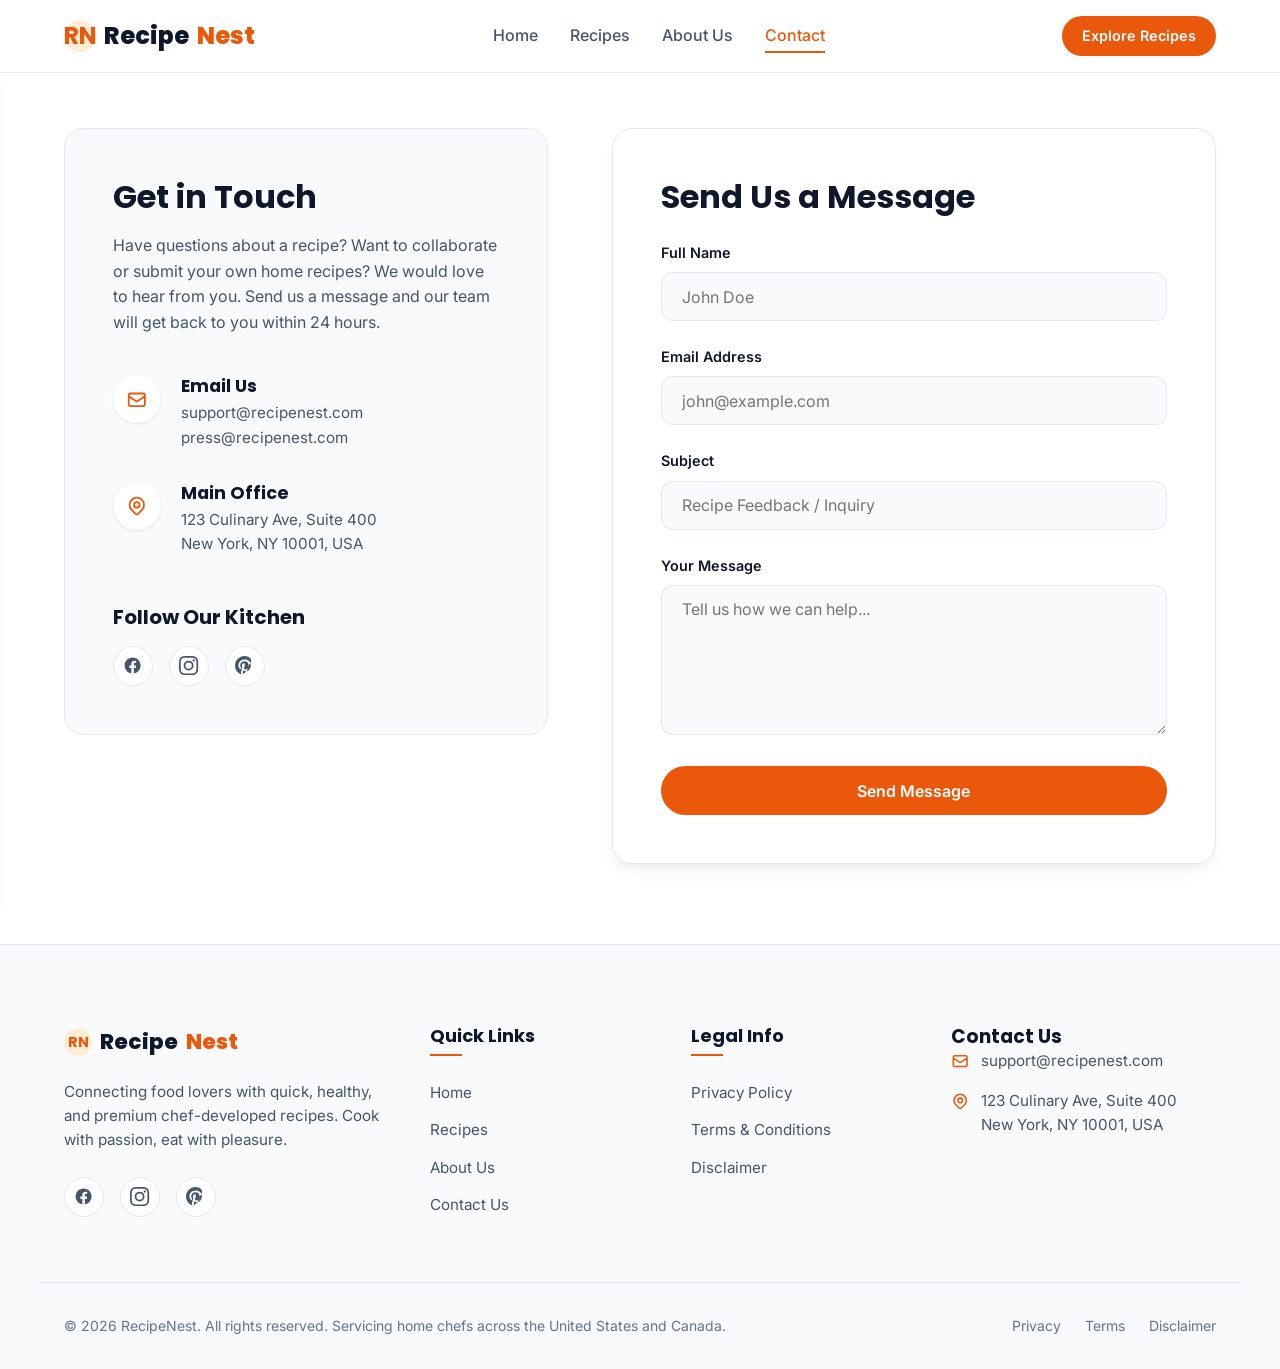
<file: contact.html>
<!DOCTYPE html>
<html lang="en">
<head>
    <meta charset="UTF-8">
    <meta name="viewport" content="width=device-width, initial-scale=1.0">
    <title>Contact Us - RecipeNest</title>
    <meta name="description" content="Get in touch with RecipeNest. Submit your inquiries, suggestions, or recipe feedback using our contact form. Serving users in the United States and Canada.">
    <link rel="stylesheet" href="css/style.css">
</head>
<body>

    <!-- Header & Navigation -->
    <header id="header">
        <div class="container navbar">
            <a href="index.html" class="logo" id="nav-logo">
                <div class="logo-icon">RN</div>
                Recipe<span>Nest</span>
            </a>
            
            <nav class="nav-links">
                <a href="index.html">Home</a>
                <a href="recipes.html">Recipes</a>
                <a href="about.html">About Us</a>
                <a href="contact.html" class="active">Contact</a>
            </nav>

            <div class="nav-actions">
                <a href="recipes.html" class="btn btn-primary" style="padding: 0.5rem 1.25rem; font-size: 0.9rem;">Explore Recipes</a>
                <button class="hamburger" id="hamburger-btn" aria-label="Toggle Navigation Menu">
                    <span></span>
                    <span></span>
                    <span></span>
                </button>
            </div>
        </div>

        <!-- Mobile Navigation Menu -->
        <div class="mobile-nav" id="mobile-menu">
            <a href="index.html">Home</a>
            <a href="recipes.html">Recipes</a>
            <a href="about.html">About Us</a>
            <a href="contact.html" class="active">Contact</a>
            <a href="recipes.html" class="btn btn-primary" style="margin-top: 1rem; color: #fff;">Explore Recipes</a>
        </div>
    </header>

    <!-- Main Content -->
    <main>
        
        <!-- Contact Section -->
        <section class="container contact-section">
            <div class="contact-grid">
                
                <!-- Contact Info Panel -->
                <div class="contact-info-panel">
                    <h2>Get in Touch</h2>
                    <p>Have questions about a recipe? Want to collaborate or submit your own home recipes? We would love to hear from you. Send us a message and our team will get back to you within 24 hours.</p>
                    
                    <div class="contact-details">
                        <!-- Email -->
                        <div class="contact-item">
                            <div class="contact-icon">
                                <svg xmlns="http://www.w3.org/2000/svg" fill="none" viewBox="0 0 24 24" stroke="currentColor"><path stroke-linecap="round" stroke-linejoin="round" stroke-width="2" d="M3 8l7.89 5.26a2 2 0 002.22 0L21 8M5 19h14a2 2 0 002-2V7a2 2 0 00-2-2H5a2 2 0 00-2 2v10a2 2 0 002 2z" /></svg>
                            </div>
                            <div>
                                <h3>Email Us</h3>
                                <p>support@recipenest.com</p>
                                <p>press@recipenest.com</p>
                            </div>
                        </div>

                        <!-- Address -->
                        <div class="contact-item">
                            <div class="contact-icon">
                                <svg xmlns="http://www.w3.org/2000/svg" fill="none" viewBox="0 0 24 24" stroke="currentColor"><path stroke-linecap="round" stroke-linejoin="round" stroke-width="2" d="M17.657 16.657L13.414 20.9a1.998 1.998 0 01-2.827 0l-4.244-4.243a8 8 0 1111.314 0z" /><path stroke-linecap="round" stroke-linejoin="round" stroke-width="2" d="M15 11a3 3 0 11-6 0 3 3 0 016 0z" /></svg>
                            </div>
                            <div>
                                <h3>Main Office</h3>
                                <p>123 Culinary Ave, Suite 400</p>
                                <p>New York, NY 10001, USA</p>
                            </div>
                        </div>
                    </div>

                    <h3 style="margin-bottom: 1rem; font-size: 1.25rem;">Follow Our Kitchen</h3>
                    <div class="social-links">
                        <a href="#" class="social-icon" aria-label="Facebook">
                            <svg xmlns="http://www.w3.org/2000/svg" viewBox="0 0 24 24"><path d="M22 12c0-5.523-4.477-10-10-10S2 6.477 2 12c0 4.991 3.657 9.128 8.438 9.878v-6.987h-2.54V12h2.54V9.797c0-2.506 1.492-3.89 3.777-3.89 1.094 0 2.238.195 2.238.195v2.46h-1.26c-1.243 0-1.63.771-1.63 1.562V12h2.773l-.443 2.89h-2.33v6.988C18.343 21.128 22 16.991 22 12z"/></svg>
                        </a>
                        <a href="#" class="social-icon" aria-label="Instagram">
                            <svg xmlns="http://www.w3.org/2000/svg" viewBox="0 0 24 24"><path d="M12 2.163c3.204 0 3.584.012 4.85.07 3.252.148 4.771 1.691 4.919 4.919.058 1.265.069 1.645.069 4.849 0 3.205-.012 3.584-.069 4.849-.149 3.225-1.664 4.771-4.919 4.919-1.266.058-1.644.07-4.85.07-3.204 0-3.584-.012-4.849-.07-3.26-.149-4.771-1.699-4.919-4.92-.058-1.265-.07-1.644-.07-4.849 0-3.204.013-3.583.07-4.849.149-3.227 1.664-4.771 4.919-4.919 1.266-.057 1.645-.069 4.849-.069zM12 0C8.741 0 8.333.014 7.053.072 2.695.272.273 2.69.073 7.051.014 8.333 0 8.741 0 12c0 3.259.014 3.668.072 4.948.2 4.358 2.618 6.78 6.98 6.98C8.333 23.986 8.741 24 12 24c3.259 0 3.668-.014 4.948-.072 4.354-.2 6.782-2.618 6.979-6.98.059-1.28.073-1.689.073-4.948 0-3.259-.014-3.667-.072-4.947-.196-4.354-2.617-6.78-6.979-6.98C15.668.014 15.259 0 12 0zm0 5.838a6.162 6.162 0 100 12.324 6.162 6.162 0 000-12.324zM12 16a4 4 0 110-8 4 4 0 010 8zm6.406-11.845a1.44 1.44 0 100 2.881 1.44 1.44 0 000-2.881z"/></svg>
                        </a>
                        <a href="#" class="social-icon" aria-label="Pinterest">
                            <svg xmlns="http://www.w3.org/2000/svg" viewBox="0 0 24 24"><path d="M12.017 0C5.396 0 .029 5.367.029 11.987c0 5.079 3.158 9.417 7.618 11.162-.105-.946-.199-2.385.041-3.412.219-.937 1.39-5.882 1.39-5.882s-.355-.708-.355-1.758c0-1.648.952-2.879 2.146-2.879 1.012 0 1.503.762 1.503 1.674 0 1.018-.647 2.538-.98 3.945-.277 1.18.599 2.143 1.761 2.143 2.115 0 3.743-2.228 3.743-5.446 0-2.848-2.043-4.839-4.969-4.839-3.381 0-5.366 2.54-5.366 5.163 0 1.022.395 2.117.889 2.719.097.12.11.224.082.343-.09.37-.291 1.185-.331 1.349-.053.218-.175.263-.404.156-1.508-.702-2.45-2.905-2.45-4.675 0-3.811 2.771-7.302 7.979-7.302 4.19 0 7.447 2.982 7.447 6.973 0 4.164-2.622 7.514-6.262 7.514-1.222 0-2.372-.635-2.766-1.383 0 0-.604 2.3-0.751 2.863-.272 1.05-.1 2.385-.152 2.487-.01.016-.03.024-.045.024-.033 0-.067-.008-.09-.04-.062-.078-.134-.145-.19-.217l-.028-.035c-.172-.224-.343-.448-.515-.672V23.15c4.46-1.745 7.618-6.083 7.618-11.163C24.004 5.367 18.638 0 12.017 0z"/></svg>
                        </a>
                    </div>
                </div>

                <!-- Contact Form Panel -->
                <div class="contact-form-panel">
                    <h2>Send Us a Message</h2>
                    <form id="contact-form" novalidate>
                        <!-- Name -->
                        <div class="form-group">
                            <label for="contact-name">Full Name</label>
                            <input type="text" id="contact-name" class="form-control" placeholder="John Doe" required>
                        </div>

                        <!-- Email -->
                        <div class="form-group">
                            <label for="contact-email">Email Address</label>
                            <input type="email" id="contact-email" class="form-control" placeholder="john@example.com" required>
                        </div>

                        <!-- Subject -->
                        <div class="form-group">
                            <label for="contact-subject">Subject</label>
                            <input type="text" id="contact-subject" class="form-control" placeholder="Recipe Feedback / Inquiry" required>
                        </div>

                        <!-- Message -->
                        <div class="form-group">
                            <label for="contact-message">Your Message</label>
                            <textarea id="contact-message" class="form-control" placeholder="Tell us how we can help..." required></textarea>
                        </div>

                        <button type="submit" class="btn btn-primary submit-btn">Send Message</button>
                    </form>
                </div>

            </div>
        </section>

    </main>

    <!-- Footer -->
    <footer>
        <div class="container footer-grid">
            <div class="footer-about">
                <a href="index.html" class="logo" style="font-size: 1.35rem;">
                    <div class="logo-icon" style="width: 1.75rem; height: 1.75rem; font-size: 0.9rem;">RN</div>
                    Recipe<span>Nest</span>
                </a>
                <p>Connecting food lovers with quick, healthy, and premium chef-developed recipes. Cook with passion, eat with pleasure.</p>
                <div class="social-links">
                    <a href="#" class="social-icon" aria-label="Facebook">
                        <svg xmlns="http://www.w3.org/2000/svg" viewBox="0 0 24 24"><path d="M22 12c0-5.523-4.477-10-10-10S2 6.477 2 12c0 4.991 3.657 9.128 8.438 9.878v-6.987h-2.54V12h2.54V9.797c0-2.506 1.492-3.89 3.777-3.89 1.094 0 2.238.195 2.238.195v2.46h-1.26c-1.243 0-1.63.771-1.63 1.562V12h2.773l-.443 2.89h-2.33v6.988C18.343 21.128 22 16.991 22 12z"/></svg>
                    </a>
                    <a href="#" class="social-icon" aria-label="Instagram">
                        <svg xmlns="http://www.w3.org/2000/svg" viewBox="0 0 24 24"><path d="M12 2.163c3.204 0 3.584.012 4.85.07 3.252.148 4.771 1.691 4.919 4.919.058 1.265.069 1.645.069 4.849 0 3.205-.012 3.584-.069 4.849-.149 3.225-1.664 4.771-4.919 4.919-1.266.058-1.644.07-4.85.07-3.204 0-3.584-.012-4.849-.07-3.26-.149-4.771-1.699-4.919-4.92-.058-1.265-.07-1.644-.07-4.849 0-3.204.013-3.583.07-4.849.149-3.227 1.664-4.771 4.919-4.919 1.266-.057 1.645-.069 4.849-.069zM12 0C8.741 0 8.333.014 7.053.072 2.695.272.273 2.69.073 7.051.014 8.333 0 8.741 0 12c0 3.259.014 3.668.072 4.948.2 4.358 2.618 6.78 6.98 6.98C8.333 23.986 8.741 24 12 24c3.259 0 3.668-.014 4.948-.072 4.354-.2 6.782-2.618 6.979-6.98.059-1.28.073-1.689.073-4.948 0-3.259-.014-3.667-.072-4.947-.196-4.354-2.617-6.78-6.979-6.98C15.668.014 15.259 0 12 0zm0 5.838a6.162 6.162 0 100 12.324 6.162 6.162 0 000-12.324zM12 16a4 4 0 110-8 4 4 0 010 8zm6.406-11.845a1.44 1.44 0 100 2.881 1.44 1.44 0 000-2.881z"/></svg>
                    </a>
                    <a href="#" class="social-icon" aria-label="Pinterest">
                        <svg xmlns="http://www.w3.org/2000/svg" viewBox="0 0 24 24"><path d="M12.017 0C5.396 0 .029 5.367.029 11.987c0 5.079 3.158 9.417 7.618 11.162-.105-.946-.199-2.385.041-3.412.219-.937 1.39-5.882 1.39-5.882s-.355-.708-.355-1.758c0-1.648.952-2.879 2.146-2.879 1.012 0 1.503.762 1.503 1.674 0 1.018-.647 2.538-.98 3.945-.277 1.18.599 2.143 1.761 2.143 2.115 0 3.743-2.228 3.743-5.446 0-2.848-2.043-4.839-4.969-4.839-3.381 0-5.366 2.54-5.366 5.163 0 1.022.395 2.117.889 2.719.097.12.11.224.082.343-.09.37-.291 1.185-.331 1.349-.053.218-.175.263-.404.156-1.508-.702-2.45-2.905-2.45-4.675 0-3.811 2.771-7.302 7.979-7.302 4.19 0 7.447 2.982 7.447 6.973 0 4.164-2.622 7.514-6.262 7.514-1.222 0-2.372-.635-2.766-1.383 0 0-.604 2.3-0.751 2.863-.272 1.05-.1 2.385-.152 2.487-.01.016-.03.024-.045.024-.033 0-.067-.008-.09-.04-.062-.078-.134-.145-.19-.217l-.028-.035c-.172-.224-.343-.448-.515-.672V23.15c4.46-1.745 7.618-6.083 7.618-11.163C24.004 5.367 18.638 0 12.017 0z"/></svg>
                    </a>
                </div>
            </div>

            <div class="footer-links">
                <h3>Quick Links</h3>
                <ul>
                    <li><a href="index.html">Home</a></li>
                    <li><a href="recipes.html">Recipes</a></li>
                    <li><a href="about.html">About Us</a></li>
                    <li><a href="contact.html">Contact Us</a></li>
                </ul>
            </div>

            <div class="footer-links">
                <h3>Legal Info</h3>
                <ul>
                    <li><a href="privacy-policy.html">Privacy Policy</a></li>
                    <li><a href="terms.html">Terms & Conditions</a></li>
                    <li><a href="disclaimer.html">Disclaimer</a></li>
                </ul>
            </div>

            <div class="footer-contact">
                <h3>Contact Us</h3>
                <ul>
                    <li>
                        <svg xmlns="http://www.w3.org/2000/svg" fill="none" viewBox="0 0 24 24" stroke="currentColor"><path stroke-linecap="round" stroke-linejoin="round" stroke-width="2" d="M3 8l7.89 5.26a2 2 0 002.22 0L21 8M5 19h14a2 2 0 002-2V7a2 2 0 00-2-2H5a2 2 0 00-2 2v10a2 2 0 002 2z" /></svg>
                        <span>support@recipenest.com</span>
                    </li>
                    <li>
                        <svg xmlns="http://www.w3.org/2000/svg" fill="none" viewBox="0 0 24 24" stroke="currentColor"><path stroke-linecap="round" stroke-linejoin="round" stroke-width="2" d="M17.657 16.657L13.414 20.9a1.998 1.998 0 01-2.827 0l-4.244-4.243a8 8 0 1111.314 0z" /><path stroke-linecap="round" stroke-linejoin="round" stroke-width="2" d="M15 11a3 3 0 11-6 0 3 3 0 016 0z" /></svg>
                        <span>123 Culinary Ave, Suite 400<br>New York, NY 10001, USA</span>
                    </li>
                </ul>
            </div>
        </div>

        <div class="container footer-bottom">
            <p>&copy; 2026 RecipeNest. All rights reserved. Servicing home chefs across the United States and Canada.</p>
            <div class="footer-bottom-links">
                <a href="privacy-policy.html">Privacy</a>
                <a href="terms.html">Terms</a>
                <a href="disclaimer.html">Disclaimer</a>
            </div>
        </div>
    </footer>

    <!-- Recipe Detail Modal (shared across pages) -->
    <div class="modal-overlay" id="recipe-modal-overlay" role="dialog" aria-modal="true">
        <div class="recipe-modal" id="recipe-modal-content">
            <button class="close-modal-btn" id="close-modal-btn" aria-label="Close Modal">
                <svg xmlns="http://www.w3.org/2000/svg" fill="none" viewBox="0 0 24 24" stroke="currentColor"><path stroke-linecap="round" stroke-linejoin="round" stroke-width="2.5" d="M6 18L18 6M6 6l12 12" /></svg>
            </button>
            <div id="modal-dynamic-content">
                <!-- Content will be generated dynamically by JS -->
            </div>
        </div>
    </div>

    <!-- Toast Notification for Newsletter / Form submission -->
    <div class="toast" id="toast-message">Success message goes here.</div>

    <!-- Script File -->
    <script src="js/script.js"></script>
</body>
</html>
</file>
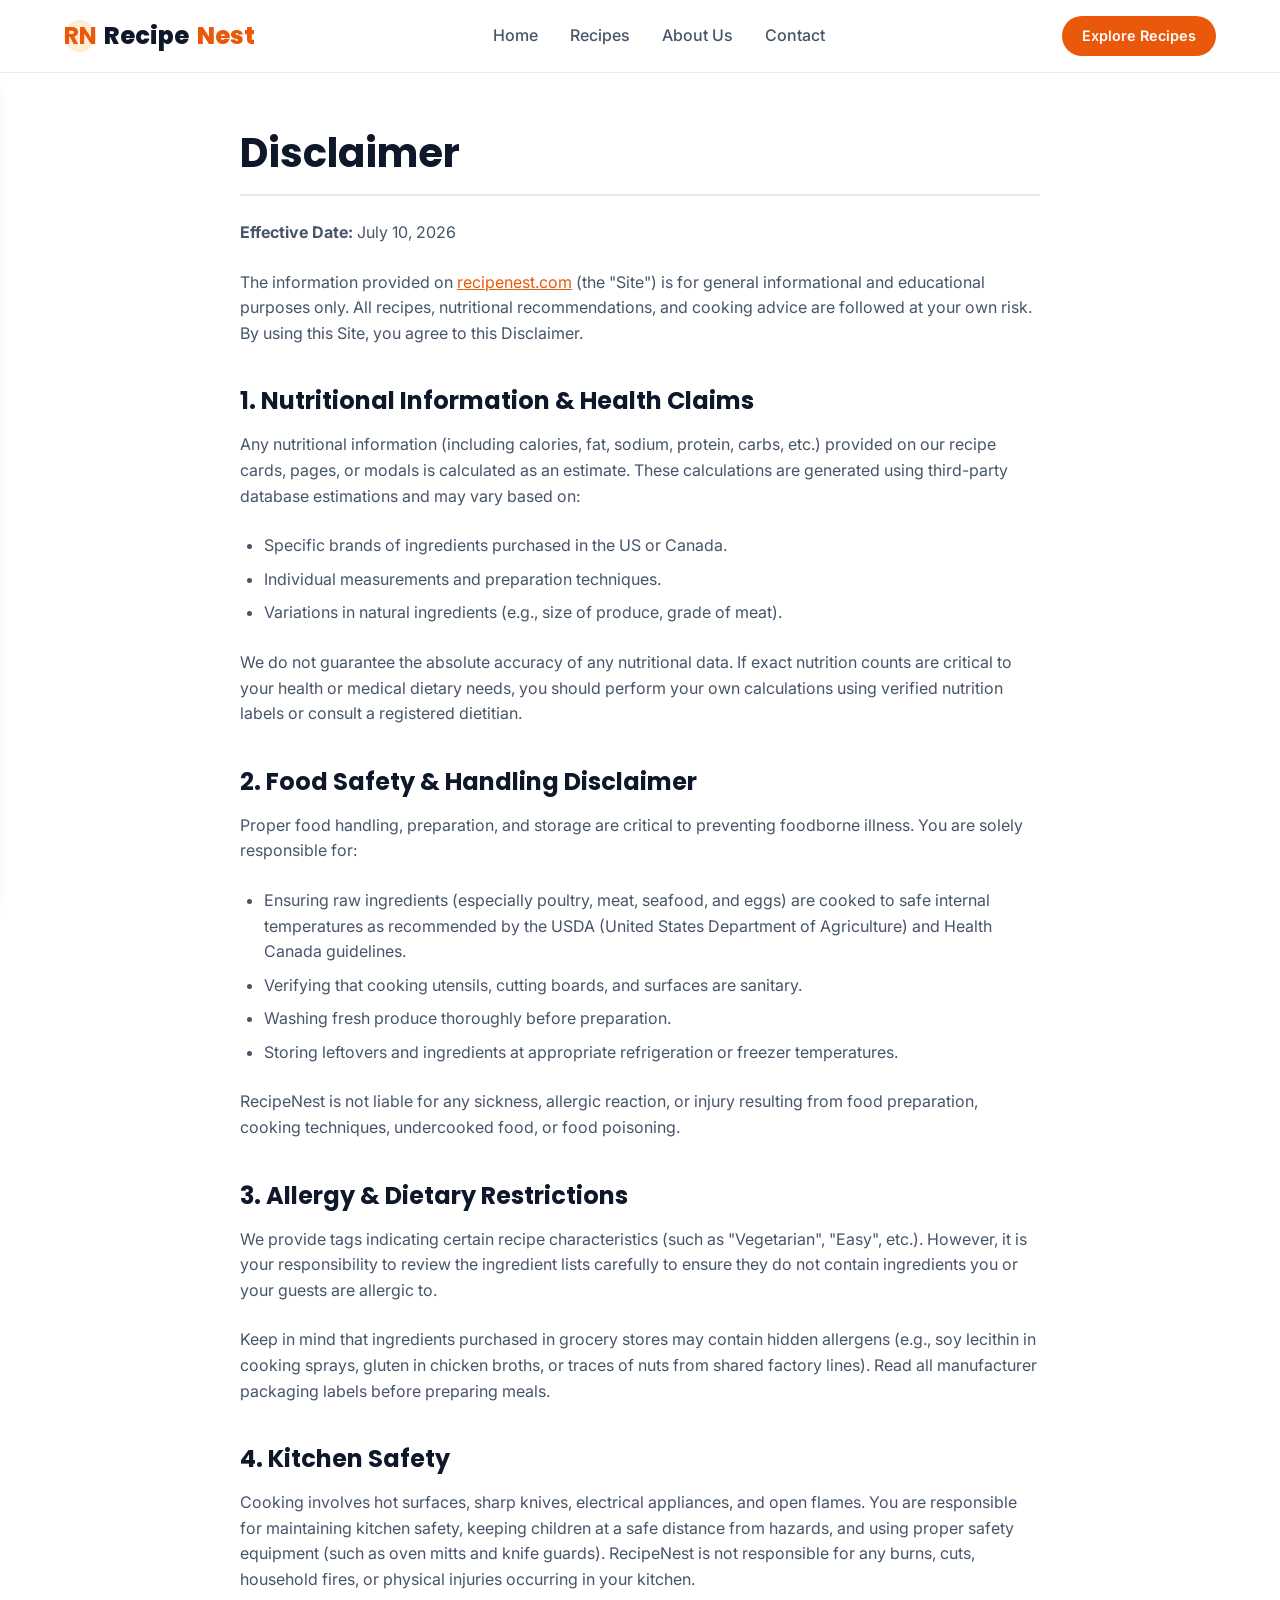
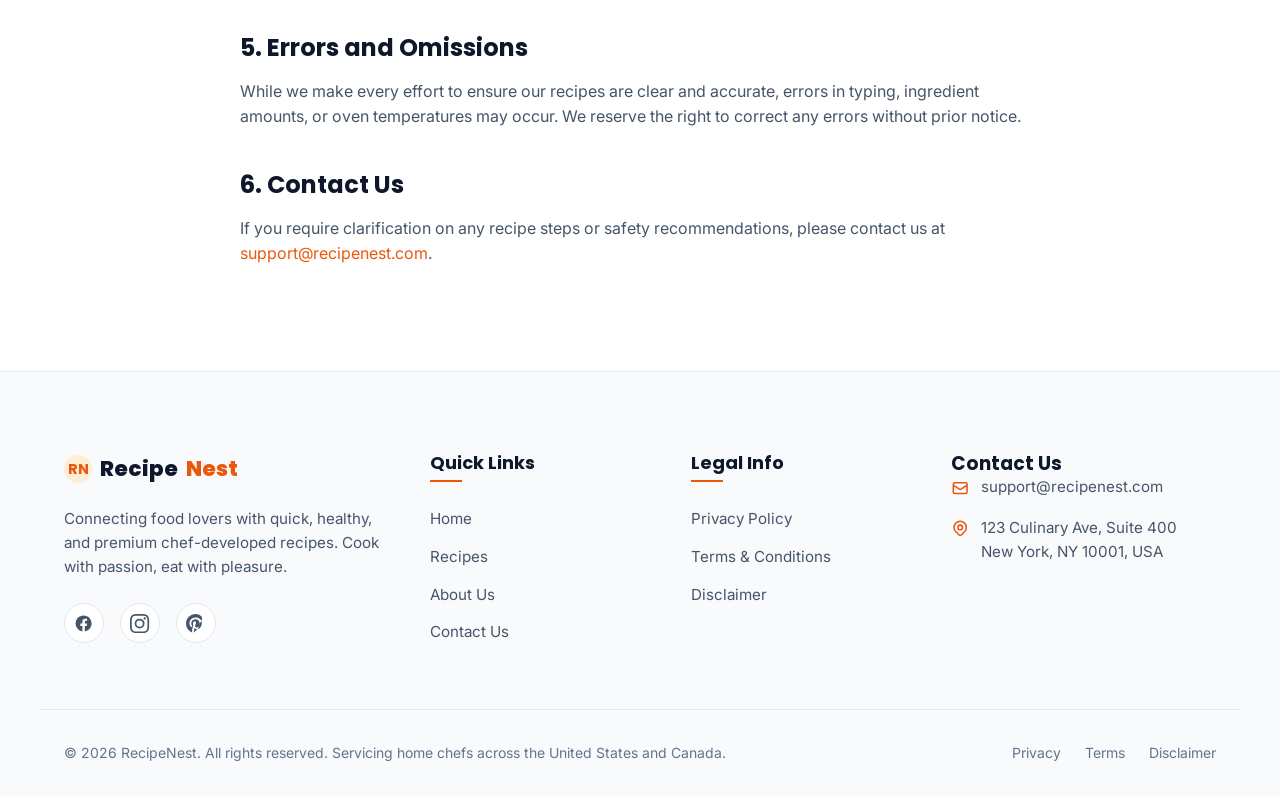
<file: disclaimer.html>
<!DOCTYPE html>
<html lang="en">
<head>
    <meta charset="UTF-8">
    <meta name="viewport" content="width=device-width, initial-scale=1.0">
    <title>Disclaimer - RecipeNest</title>
    <meta name="description" content="Allergy, health, and nutritional disclaimer for RecipeNest. Read about our guidelines regarding ingredients, preparation methods, and health liability.">
    <link rel="stylesheet" href="css/style.css">
</head>
<body>

    <!-- Header & Navigation -->
    <header id="header">
        <div class="container navbar">
            <a href="index.html" class="logo" id="nav-logo">
                <div class="logo-icon">RN</div>
                Recipe<span>Nest</span>
            </a>
            
            <nav class="nav-links">
                <a href="index.html">Home</a>
                <a href="recipes.html">Recipes</a>
                <a href="about.html">About Us</a>
                <a href="contact.html">Contact</a>
            </nav>

            <div class="nav-actions">
                <a href="recipes.html" class="btn btn-primary" style="padding: 0.5rem 1.25rem; font-size: 0.9rem;">Explore Recipes</a>
                <button class="hamburger" id="hamburger-btn" aria-label="Toggle Navigation Menu">
                    <span></span>
                    <span></span>
                    <span></span>
                </button>
            </div>
        </div>

        <!-- Mobile Navigation Menu -->
        <div class="mobile-nav" id="mobile-menu">
            <a href="index.html">Home</a>
            <a href="recipes.html">Recipes</a>
            <a href="about.html">About Us</a>
            <a href="contact.html">Contact</a>
            <a href="recipes.html" class="btn btn-primary" style="margin-top: 1rem; color: #fff;">Explore Recipes</a>
        </div>
    </header>

    <!-- Main Content -->
    <main>
        
        <section class="container legal-section">
            <div class="legal-content">
                <h1>Disclaimer</h1>
                <p><strong>Effective Date:</strong> July 10, 2026</p>
                <p>The information provided on <a href="index.html" style="color: var(--primary); text-decoration: underline;">recipenest.com</a> (the "Site") is for general informational and educational purposes only. All recipes, nutritional recommendations, and cooking advice are followed at your own risk. By using this Site, you agree to this Disclaimer.</p>

                <h2>1. Nutritional Information & Health Claims</h2>
                <p>Any nutritional information (including calories, fat, sodium, protein, carbs, etc.) provided on our recipe cards, pages, or modals is calculated as an estimate. These calculations are generated using third-party database estimations and may vary based on:</p>
                <ul>
                    <li>Specific brands of ingredients purchased in the US or Canada.</li>
                    <li>Individual measurements and preparation techniques.</li>
                    <li>Variations in natural ingredients (e.g., size of produce, grade of meat).</li>
                </ul>
                <p>We do not guarantee the absolute accuracy of any nutritional data. If exact nutrition counts are critical to your health or medical dietary needs, you should perform your own calculations using verified nutrition labels or consult a registered dietitian.</p>

                <h2>2. Food Safety & Handling Disclaimer</h2>
                <p>Proper food handling, preparation, and storage are critical to preventing foodborne illness. You are solely responsible for:</p>
                <ul>
                    <li>Ensuring raw ingredients (especially poultry, meat, seafood, and eggs) are cooked to safe internal temperatures as recommended by the USDA (United States Department of Agriculture) and Health Canada guidelines.</li>
                    <li>Verifying that cooking utensils, cutting boards, and surfaces are sanitary.</li>
                    <li>Washing fresh produce thoroughly before preparation.</li>
                    <li>Storing leftovers and ingredients at appropriate refrigeration or freezer temperatures.</li>
                </ul>
                <p>RecipeNest is not liable for any sickness, allergic reaction, or injury resulting from food preparation, cooking techniques, undercooked food, or food poisoning.</p>

                <h2>3. Allergy & Dietary Restrictions</h2>
                <p>We provide tags indicating certain recipe characteristics (such as "Vegetarian", "Easy", etc.). However, it is your responsibility to review the ingredient lists carefully to ensure they do not contain ingredients you or your guests are allergic to.</p>
                <p>Keep in mind that ingredients purchased in grocery stores may contain hidden allergens (e.g., soy lecithin in cooking sprays, gluten in chicken broths, or traces of nuts from shared factory lines). Read all manufacturer packaging labels before preparing meals.</p>

                <h2>4. Kitchen Safety</h2>
                <p>Cooking involves hot surfaces, sharp knives, electrical appliances, and open flames. You are responsible for maintaining kitchen safety, keeping children at a safe distance from hazards, and using proper safety equipment (such as oven mitts and knife guards). RecipeNest is not responsible for any burns, cuts, household fires, or physical injuries occurring in your kitchen.</p>

                <h2>5. Errors and Omissions</h2>
                <p>While we make every effort to ensure our recipes are clear and accurate, errors in typing, ingredient amounts, or oven temperatures may occur. We reserve the right to correct any errors without prior notice.</p>

                <h2>6. Contact Us</h2>
                <p>If you require clarification on any recipe steps or safety recommendations, please contact us at <a href="mailto:support@recipenest.com" style="color: var(--primary);">support@recipenest.com</a>.</p>
            </div>
        </section>

    </main>

    <!-- Footer -->
    <footer>
        <div class="container footer-grid">
            <div class="footer-about">
                <a href="index.html" class="logo" style="font-size: 1.35rem;">
                    <div class="logo-icon" style="width: 1.75rem; height: 1.75rem; font-size: 0.9rem;">RN</div>
                    Recipe<span>Nest</span>
                </a>
                <p>Connecting food lovers with quick, healthy, and premium chef-developed recipes. Cook with passion, eat with pleasure.</p>
                <div class="social-links">
                    <a href="#" class="social-icon" aria-label="Facebook">
                        <svg xmlns="http://www.w3.org/2000/svg" viewBox="0 0 24 24"><path d="M22 12c0-5.523-4.477-10-10-10S2 6.477 2 12c0 4.991 3.657 9.128 8.438 9.878v-6.987h-2.54V12h2.54V9.797c0-2.506 1.492-3.89 3.777-3.89 1.094 0 2.238.195 2.238.195v2.46h-1.26c-1.243 0-1.63.771-1.63 1.562V12h2.773l-.443 2.89h-2.33v6.988C18.343 21.128 22 16.991 22 12z"/></svg>
                    </a>
                    <a href="#" class="social-icon" aria-label="Instagram">
                        <svg xmlns="http://www.w3.org/2000/svg" viewBox="0 0 24 24"><path d="M12 2.163c3.204 0 3.584.012 4.85.07 3.252.148 4.771 1.691 4.919 4.919.058 1.265.069 1.645.069 4.849 0 3.205-.012 3.584-.069 4.849-.149 3.225-1.664 4.771-4.919 4.919-1.266.058-1.644.07-4.85.07-3.204 0-3.584-.012-4.849-.07-3.26-.149-4.771-1.699-4.919-4.92-.058-1.265-.07-1.644-.07-4.849 0-3.204.013-3.583.07-4.849.149-3.227 1.664-4.771 4.919-4.919 1.266-.057 1.645-.069 4.849-.069zM12 0C8.741 0 8.333.014 7.053.072 2.695.272.273 2.69.073 7.051.014 8.333 0 8.741 0 12c0 3.259.014 3.668.072 4.948.2 4.358 2.618 6.78 6.98 6.98C8.333 23.986 8.741 24 12 24c3.259 0 3.668-.014 4.948-.072 4.354-.2 6.782-2.618 6.979-6.98.059-1.28.073-1.689.073-4.948 0-3.259-.014-3.667-.072-4.947-.196-4.354-2.617-6.78-6.979-6.98C15.668.014 15.259 0 12 0zm0 5.838a6.162 6.162 0 100 12.324 6.162 6.162 0 000-12.324zM12 16a4 4 0 110-8 4 4 0 010 8zm6.406-11.845a1.44 1.44 0 100 2.881 1.44 1.44 0 000-2.881z"/></svg>
                    </a>
                    <a href="#" class="social-icon" aria-label="Pinterest">
                        <svg xmlns="http://www.w3.org/2000/svg" viewBox="0 0 24 24"><path d="M12.017 0C5.396 0 .029 5.367.029 11.987c0 5.079 3.158 9.417 7.618 11.162-.105-.946-.199-2.385.041-3.412.219-.937 1.39-5.882 1.39-5.882s-.355-.708-.355-1.758c0-1.648.952-2.879 2.146-2.879 1.012 0 1.503.762 1.503 1.674 0 1.018-.647 2.538-.98 3.945-.277 1.18.599 2.143 1.761 2.143 2.115 0 3.743-2.228 3.743-5.446 0-2.848-2.043-4.839-4.969-4.839-3.381 0-5.366 2.54-5.366 5.163 0 1.022.395 2.117.889 2.719.097.12.11.224.082.343-.09.37-.291 1.185-.331 1.349-.053.218-.175.263-.404.156-1.508-.702-2.45-2.905-2.45-4.675 0-3.811 2.771-7.302 7.979-7.302 4.19 0 7.447 2.982 7.447 6.973 0 4.164-2.622 7.514-6.262 7.514-1.222 0-2.372-.635-2.766-1.383 0 0-.604 2.3-0.751 2.863-.272 1.05-.1 2.385-.152 2.487-.01.016-.03.024-.045.024-.033 0-.067-.008-.09-.04-.062-.078-.134-.145-.19-.217l-.028-.035c-.172-.224-.343-.448-.515-.672V23.15c4.46-1.745 7.618-6.083 7.618-11.163C24.004 5.367 18.638 0 12.017 0z"/></svg>
                    </a>
                </div>
            </div>

            <div class="footer-links">
                <h3>Quick Links</h3>
                <ul>
                    <li><a href="index.html">Home</a></li>
                    <li><a href="recipes.html">Recipes</a></li>
                    <li><a href="about.html">About Us</a></li>
                    <li><a href="contact.html">Contact Us</a></li>
                </ul>
            </div>

            <div class="footer-links">
                <h3>Legal Info</h3>
                <ul>
                    <li><a href="privacy-policy.html">Privacy Policy</a></li>
                    <li><a href="terms.html">Terms & Conditions</a></li>
                    <li><a href="disclaimer.html">Disclaimer</a></li>
                </ul>
            </div>

            <div class="footer-contact">
                <h3>Contact Us</h3>
                <ul>
                    <li>
                        <svg xmlns="http://www.w3.org/2000/svg" fill="none" viewBox="0 0 24 24" stroke="currentColor"><path stroke-linecap="round" stroke-linejoin="round" stroke-width="2" d="M3 8l7.89 5.26a2 2 0 002.22 0L21 8M5 19h14a2 2 0 002-2V7a2 2 0 00-2-2H5a2 2 0 00-2 2v10a2 2 0 002 2z" /></svg>
                        <span>support@recipenest.com</span>
                    </li>
                    <li>
                        <svg xmlns="http://www.w3.org/2000/svg" fill="none" viewBox="0 0 24 24" stroke="currentColor"><path stroke-linecap="round" stroke-linejoin="round" stroke-width="2" d="M17.657 16.657L13.414 20.9a1.998 1.998 0 01-2.827 0l-4.244-4.243a8 8 0 1111.314 0z" /><path stroke-linecap="round" stroke-linejoin="round" stroke-width="2" d="M15 11a3 3 0 11-6 0 3 3 0 016 0z" /></svg>
                        <span>123 Culinary Ave, Suite 400<br>New York, NY 10001, USA</span>
                    </li>
                </ul>
            </div>
        </div>

        <div class="container footer-bottom">
            <p>&copy; 2026 RecipeNest. All rights reserved. Servicing home chefs across the United States and Canada.</p>
            <div class="footer-bottom-links">
                <a href="privacy-policy.html">Privacy</a>
                <a href="terms.html">Terms</a>
                <a href="disclaimer.html">Disclaimer</a>
            </div>
        </div>
    </footer>

    <!-- Recipe Detail Modal (shared across pages) -->
    <div class="modal-overlay" id="recipe-modal-overlay" role="dialog" aria-modal="true">
        <div class="recipe-modal" id="recipe-modal-content">
            <button class="close-modal-btn" id="close-modal-btn" aria-label="Close Modal">
                <svg xmlns="http://www.w3.org/2000/svg" fill="none" viewBox="0 0 24 24" stroke="currentColor"><path stroke-linecap="round" stroke-linejoin="round" stroke-width="2.5" d="M6 18L18 6M6 6l12 12" /></svg>
            </button>
            <div id="modal-dynamic-content">
                <!-- Content will be generated dynamically by JS -->
            </div>
        </div>
    </div>

    <!-- Toast Notification for Newsletter / Form submission -->
    <div class="toast" id="toast-message">Success message goes here.</div>

    <!-- Script File -->
    <script src="js/script.js"></script>
</body>
</html>
</file>
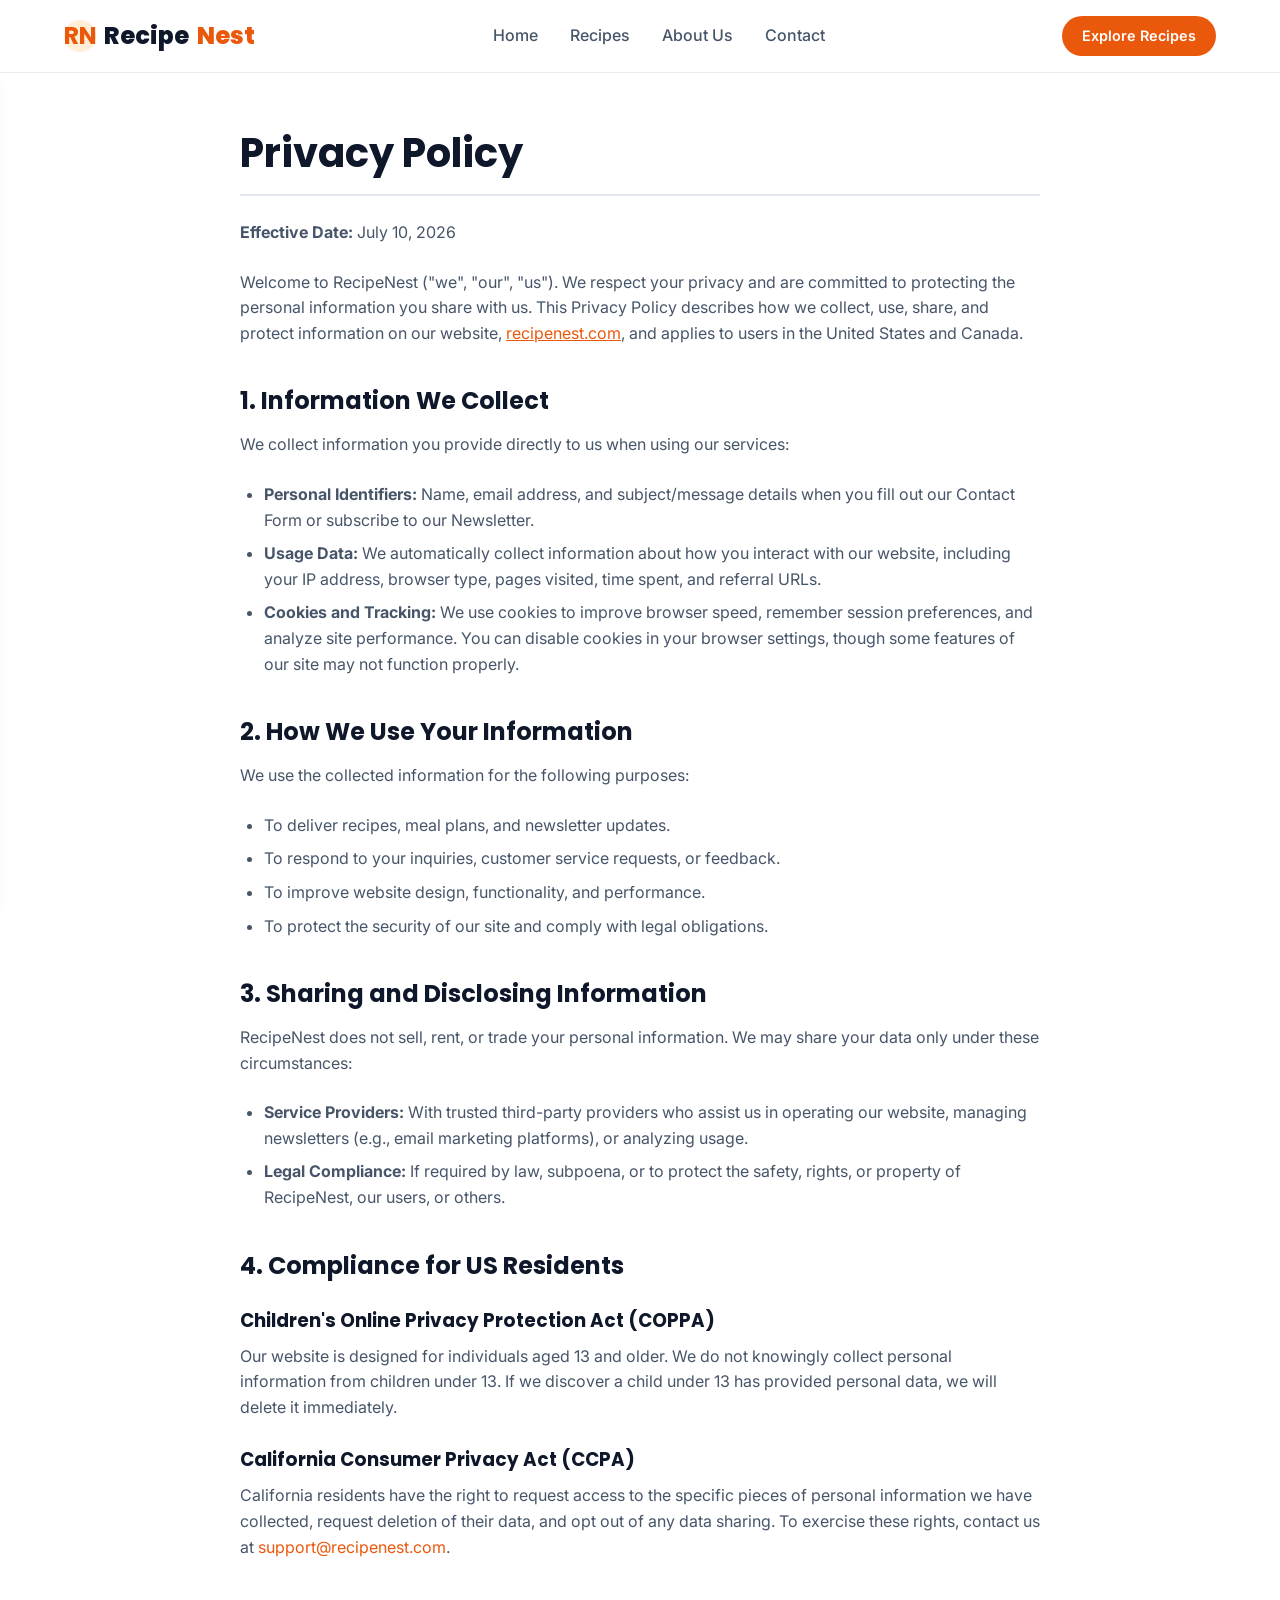
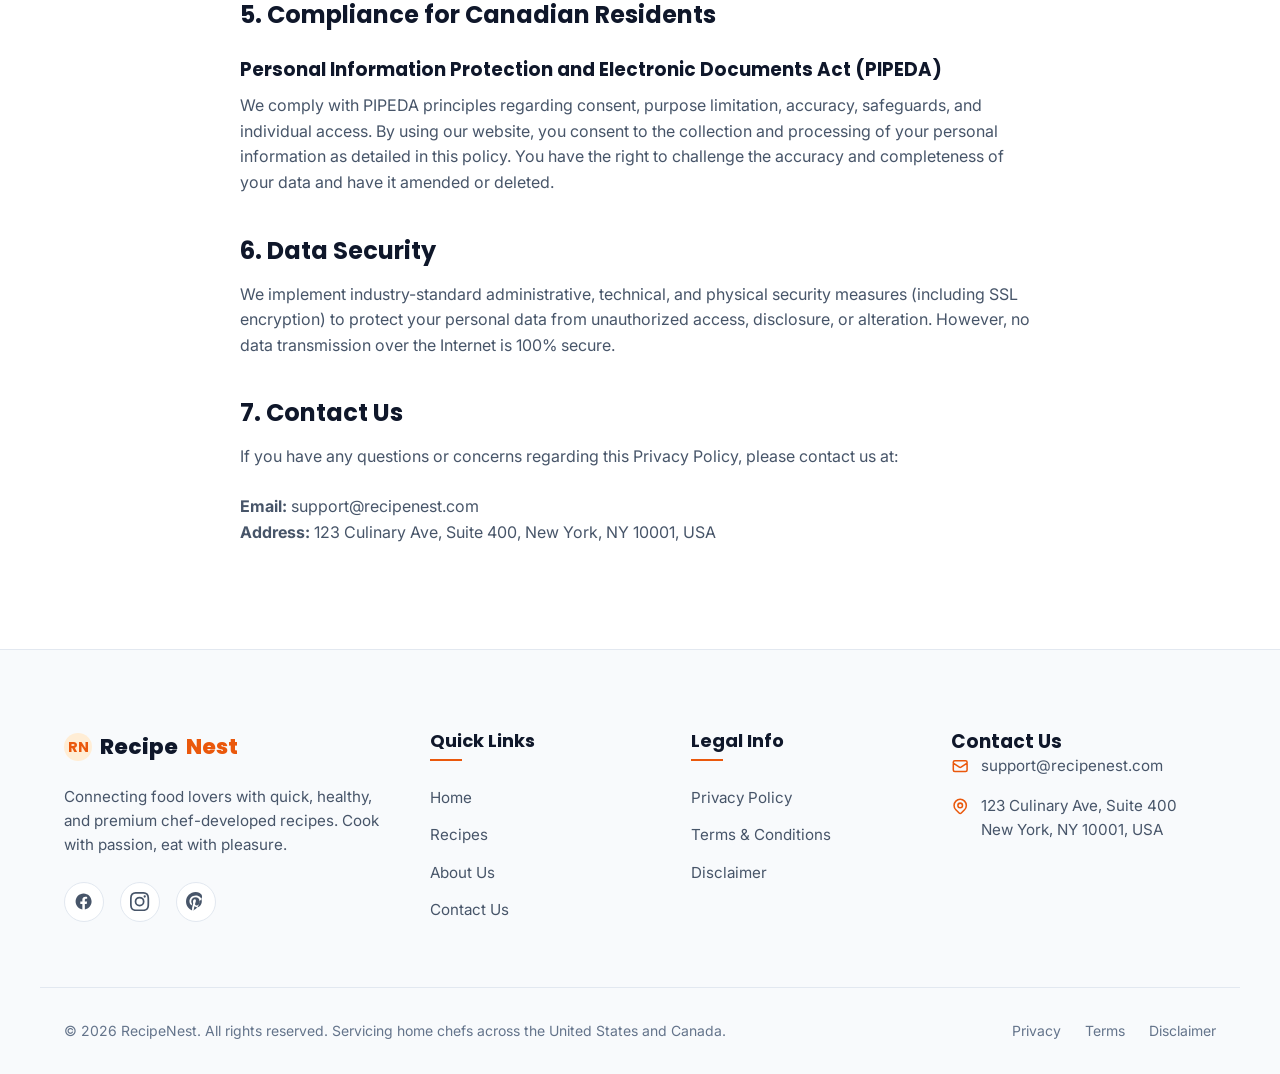
<file: privacy-policy.html>
<!DOCTYPE html>
<html lang="en">
<head>
    <meta charset="UTF-8">
    <meta name="viewport" content="width=device-width, initial-scale=1.0">
    <title>Privacy Policy - RecipeNest</title>
    <meta name="description" content="Privacy Policy for RecipeNest. Learn how we collect, use, and protect your personal information in compliance with US (CCPA, COPPA) and Canadian (PIPEDA) standards.">
    <link rel="stylesheet" href="css/style.css">
</head>
<body>

    <!-- Header & Navigation -->
    <header id="header">
        <div class="container navbar">
            <a href="index.html" class="logo" id="nav-logo">
                <div class="logo-icon">RN</div>
                Recipe<span>Nest</span>
            </a>
            
            <nav class="nav-links">
                <a href="index.html">Home</a>
                <a href="recipes.html">Recipes</a>
                <a href="about.html">About Us</a>
                <a href="contact.html">Contact</a>
            </nav>

            <div class="nav-actions">
                <a href="recipes.html" class="btn btn-primary" style="padding: 0.5rem 1.25rem; font-size: 0.9rem;">Explore Recipes</a>
                <button class="hamburger" id="hamburger-btn" aria-label="Toggle Navigation Menu">
                    <span></span>
                    <span></span>
                    <span></span>
                </button>
            </div>
        </div>

        <!-- Mobile Navigation Menu -->
        <div class="mobile-nav" id="mobile-menu">
            <a href="index.html">Home</a>
            <a href="recipes.html">Recipes</a>
            <a href="about.html">About Us</a>
            <a href="contact.html">Contact</a>
            <a href="recipes.html" class="btn btn-primary" style="margin-top: 1rem; color: #fff;">Explore Recipes</a>
        </div>
    </header>

    <!-- Main Content -->
    <main>
        
        <section class="container legal-section">
            <div class="legal-content">
                <h1>Privacy Policy</h1>
                <p><strong>Effective Date:</strong> July 10, 2026</p>
                <p>Welcome to RecipeNest ("we", "our", "us"). We respect your privacy and are committed to protecting the personal information you share with us. This Privacy Policy describes how we collect, use, share, and protect information on our website, <a href="index.html" style="color: var(--primary); text-decoration: underline;">recipenest.com</a>, and applies to users in the United States and Canada.</p>

                <h2>1. Information We Collect</h2>
                <p>We collect information you provide directly to us when using our services:</p>
                <ul>
                    <li><strong>Personal Identifiers:</strong> Name, email address, and subject/message details when you fill out our Contact Form or subscribe to our Newsletter.</li>
                    <li><strong>Usage Data:</strong> We automatically collect information about how you interact with our website, including your IP address, browser type, pages visited, time spent, and referral URLs.</li>
                    <li><strong>Cookies and Tracking:</strong> We use cookies to improve browser speed, remember session preferences, and analyze site performance. You can disable cookies in your browser settings, though some features of our site may not function properly.</li>
                </ul>

                <h2>2. How We Use Your Information</h2>
                <p>We use the collected information for the following purposes:</p>
                <ul>
                    <li>To deliver recipes, meal plans, and newsletter updates.</li>
                    <li>To respond to your inquiries, customer service requests, or feedback.</li>
                    <li>To improve website design, functionality, and performance.</li>
                    <li>To protect the security of our site and comply with legal obligations.</li>
                </ul>

                <h2>3. Sharing and Disclosing Information</h2>
                <p>RecipeNest does not sell, rent, or trade your personal information. We may share your data only under these circumstances:</p>
                <ul>
                    <li><strong>Service Providers:</strong> With trusted third-party providers who assist us in operating our website, managing newsletters (e.g., email marketing platforms), or analyzing usage.</li>
                    <li><strong>Legal Compliance:</strong> If required by law, subpoena, or to protect the safety, rights, or property of RecipeNest, our users, or others.</li>
                </ul>

                <h2>4. Compliance for US Residents</h2>
                <h3>Children's Online Privacy Protection Act (COPPA)</h3>
                <p>Our website is designed for individuals aged 13 and older. We do not knowingly collect personal information from children under 13. If we discover a child under 13 has provided personal data, we will delete it immediately.</p>
                <h3>California Consumer Privacy Act (CCPA)</h3>
                <p>California residents have the right to request access to the specific pieces of personal information we have collected, request deletion of their data, and opt out of any data sharing. To exercise these rights, contact us at <a href="mailto:support@recipenest.com" style="color: var(--primary);">support@recipenest.com</a>.</p>

                <h2>5. Compliance for Canadian Residents</h2>
                <h3>Personal Information Protection and Electronic Documents Act (PIPEDA)</h3>
                <p>We comply with PIPEDA principles regarding consent, purpose limitation, accuracy, safeguards, and individual access. By using our website, you consent to the collection and processing of your personal information as detailed in this policy. You have the right to challenge the accuracy and completeness of your data and have it amended or deleted.</p>

                <h2>6. Data Security</h2>
                <p>We implement industry-standard administrative, technical, and physical security measures (including SSL encryption) to protect your personal data from unauthorized access, disclosure, or alteration. However, no data transmission over the Internet is 100% secure.</p>

                <h2>7. Contact Us</h2>
                <p>If you have any questions or concerns regarding this Privacy Policy, please contact us at:</p>
                <p>
                    <strong>Email:</strong> support@recipenest.com<br>
                    <strong>Address:</strong> 123 Culinary Ave, Suite 400, New York, NY 10001, USA
                </p>
            </div>
        </section>

    </main>

    <!-- Footer -->
    <footer>
        <div class="container footer-grid">
            <div class="footer-about">
                <a href="index.html" class="logo" style="font-size: 1.35rem;">
                    <div class="logo-icon" style="width: 1.75rem; height: 1.75rem; font-size: 0.9rem;">RN</div>
                    Recipe<span>Nest</span>
                </a>
                <p>Connecting food lovers with quick, healthy, and premium chef-developed recipes. Cook with passion, eat with pleasure.</p>
                <div class="social-links">
                    <a href="#" class="social-icon" aria-label="Facebook">
                        <svg xmlns="http://www.w3.org/2000/svg" viewBox="0 0 24 24"><path d="M22 12c0-5.523-4.477-10-10-10S2 6.477 2 12c0 4.991 3.657 9.128 8.438 9.878v-6.987h-2.54V12h2.54V9.797c0-2.506 1.492-3.89 3.777-3.89 1.094 0 2.238.195 2.238.195v2.46h-1.26c-1.243 0-1.63.771-1.63 1.562V12h2.773l-.443 2.89h-2.33v6.988C18.343 21.128 22 16.991 22 12z"/></svg>
                    </a>
                    <a href="#" class="social-icon" aria-label="Instagram">
                        <svg xmlns="http://www.w3.org/2000/svg" viewBox="0 0 24 24"><path d="M12 2.163c3.204 0 3.584.012 4.85.07 3.252.148 4.771 1.691 4.919 4.919.058 1.265.069 1.645.069 4.849 0 3.205-.012 3.584-.069 4.849-.149 3.225-1.664 4.771-4.919 4.919-1.266.058-1.644.07-4.85.07-3.204 0-3.584-.012-4.849-.07-3.26-.149-4.771-1.699-4.919-4.92-.058-1.265-.07-1.644-.07-4.849 0-3.204.013-3.583.07-4.849.149-3.227 1.664-4.771 4.919-4.919 1.266-.057 1.645-.069 4.849-.069zM12 0C8.741 0 8.333.014 7.053.072 2.695.272.273 2.69.073 7.051.014 8.333 0 8.741 0 12c0 3.259.014 3.668.072 4.948.2 4.358 2.618 6.78 6.98 6.98C8.333 23.986 8.741 24 12 24c3.259 0 3.668-.014 4.948-.072 4.354-.2 6.782-2.618 6.979-6.98.059-1.28.073-1.689.073-4.948 0-3.259-.014-3.667-.072-4.947-.196-4.354-2.617-6.78-6.979-6.98C15.668.014 15.259 0 12 0zm0 5.838a6.162 6.162 0 100 12.324 6.162 6.162 0 000-12.324zM12 16a4 4 0 110-8 4 4 0 010 8zm6.406-11.845a1.44 1.44 0 100 2.881 1.44 1.44 0 000-2.881z"/></svg>
                    </a>
                    <a href="#" class="social-icon" aria-label="Pinterest">
                        <svg xmlns="http://www.w3.org/2000/svg" viewBox="0 0 24 24"><path d="M12.017 0C5.396 0 .029 5.367.029 11.987c0 5.079 3.158 9.417 7.618 11.162-.105-.946-.199-2.385.041-3.412.219-.937 1.39-5.882 1.39-5.882s-.355-.708-.355-1.758c0-1.648.952-2.879 2.146-2.879 1.012 0 1.503.762 1.503 1.674 0 1.018-.647 2.538-.98 3.945-.277 1.18.599 2.143 1.761 2.143 2.115 0 3.743-2.228 3.743-5.446 0-2.848-2.043-4.839-4.969-4.839-3.381 0-5.366 2.54-5.366 5.163 0 1.022.395 2.117.889 2.719.097.12.11.224.082.343-.09.37-.291 1.185-.331 1.349-.053.218-.175.263-.404.156-1.508-.702-2.45-2.905-2.45-4.675 0-3.811 2.771-7.302 7.979-7.302 4.19 0 7.447 2.982 7.447 6.973 0 4.164-2.622 7.514-6.262 7.514-1.222 0-2.372-.635-2.766-1.383 0 0-.604 2.3-0.751 2.863-.272 1.05-.1 2.385-.152 2.487-.01.016-.03.024-.045.024-.033 0-.067-.008-.09-.04-.062-.078-.134-.145-.19-.217l-.028-.035c-.172-.224-.343-.448-.515-.672V23.15c4.46-1.745 7.618-6.083 7.618-11.163C24.004 5.367 18.638 0 12.017 0z"/></svg>
                    </a>
                </div>
            </div>

            <div class="footer-links">
                <h3>Quick Links</h3>
                <ul>
                    <li><a href="index.html">Home</a></li>
                    <li><a href="recipes.html">Recipes</a></li>
                    <li><a href="about.html">About Us</a></li>
                    <li><a href="contact.html">Contact Us</a></li>
                </ul>
            </div>

            <div class="footer-links">
                <h3>Legal Info</h3>
                <ul>
                    <li><a href="privacy-policy.html">Privacy Policy</a></li>
                    <li><a href="terms.html">Terms & Conditions</a></li>
                    <li><a href="disclaimer.html">Disclaimer</a></li>
                </ul>
            </div>

            <div class="footer-contact">
                <h3>Contact Us</h3>
                <ul>
                    <li>
                        <svg xmlns="http://www.w3.org/2000/svg" fill="none" viewBox="0 0 24 24" stroke="currentColor"><path stroke-linecap="round" stroke-linejoin="round" stroke-width="2" d="M3 8l7.89 5.26a2 2 0 002.22 0L21 8M5 19h14a2 2 0 002-2V7a2 2 0 00-2-2H5a2 2 0 00-2 2v10a2 2 0 002 2z" /></svg>
                        <span>support@recipenest.com</span>
                    </li>
                    <li>
                        <svg xmlns="http://www.w3.org/2000/svg" fill="none" viewBox="0 0 24 24" stroke="currentColor"><path stroke-linecap="round" stroke-linejoin="round" stroke-width="2" d="M17.657 16.657L13.414 20.9a1.998 1.998 0 01-2.827 0l-4.244-4.243a8 8 0 1111.314 0z" /><path stroke-linecap="round" stroke-linejoin="round" stroke-width="2" d="M15 11a3 3 0 11-6 0 3 3 0 016 0z" /></svg>
                        <span>123 Culinary Ave, Suite 400<br>New York, NY 10001, USA</span>
                    </li>
                </ul>
            </div>
        </div>

        <div class="container footer-bottom">
            <p>&copy; 2026 RecipeNest. All rights reserved. Servicing home chefs across the United States and Canada.</p>
            <div class="footer-bottom-links">
                <a href="privacy-policy.html">Privacy</a>
                <a href="terms.html">Terms</a>
                <a href="disclaimer.html">Disclaimer</a>
            </div>
        </div>
    </footer>

    <!-- Recipe Detail Modal (shared across pages) -->
    <div class="modal-overlay" id="recipe-modal-overlay" role="dialog" aria-modal="true">
        <div class="recipe-modal" id="recipe-modal-content">
            <button class="close-modal-btn" id="close-modal-btn" aria-label="Close Modal">
                <svg xmlns="http://www.w3.org/2000/svg" fill="none" viewBox="0 0 24 24" stroke="currentColor"><path stroke-linecap="round" stroke-linejoin="round" stroke-width="2.5" d="M6 18L18 6M6 6l12 12" /></svg>
            </button>
            <div id="modal-dynamic-content">
                <!-- Content will be generated dynamically by JS -->
            </div>
        </div>
    </div>

    <!-- Toast Notification for Newsletter / Form submission -->
    <div class="toast" id="toast-message">Success message goes here.</div>

    <!-- Script File -->
    <script src="js/script.js"></script>
</body>
</html>
</file>
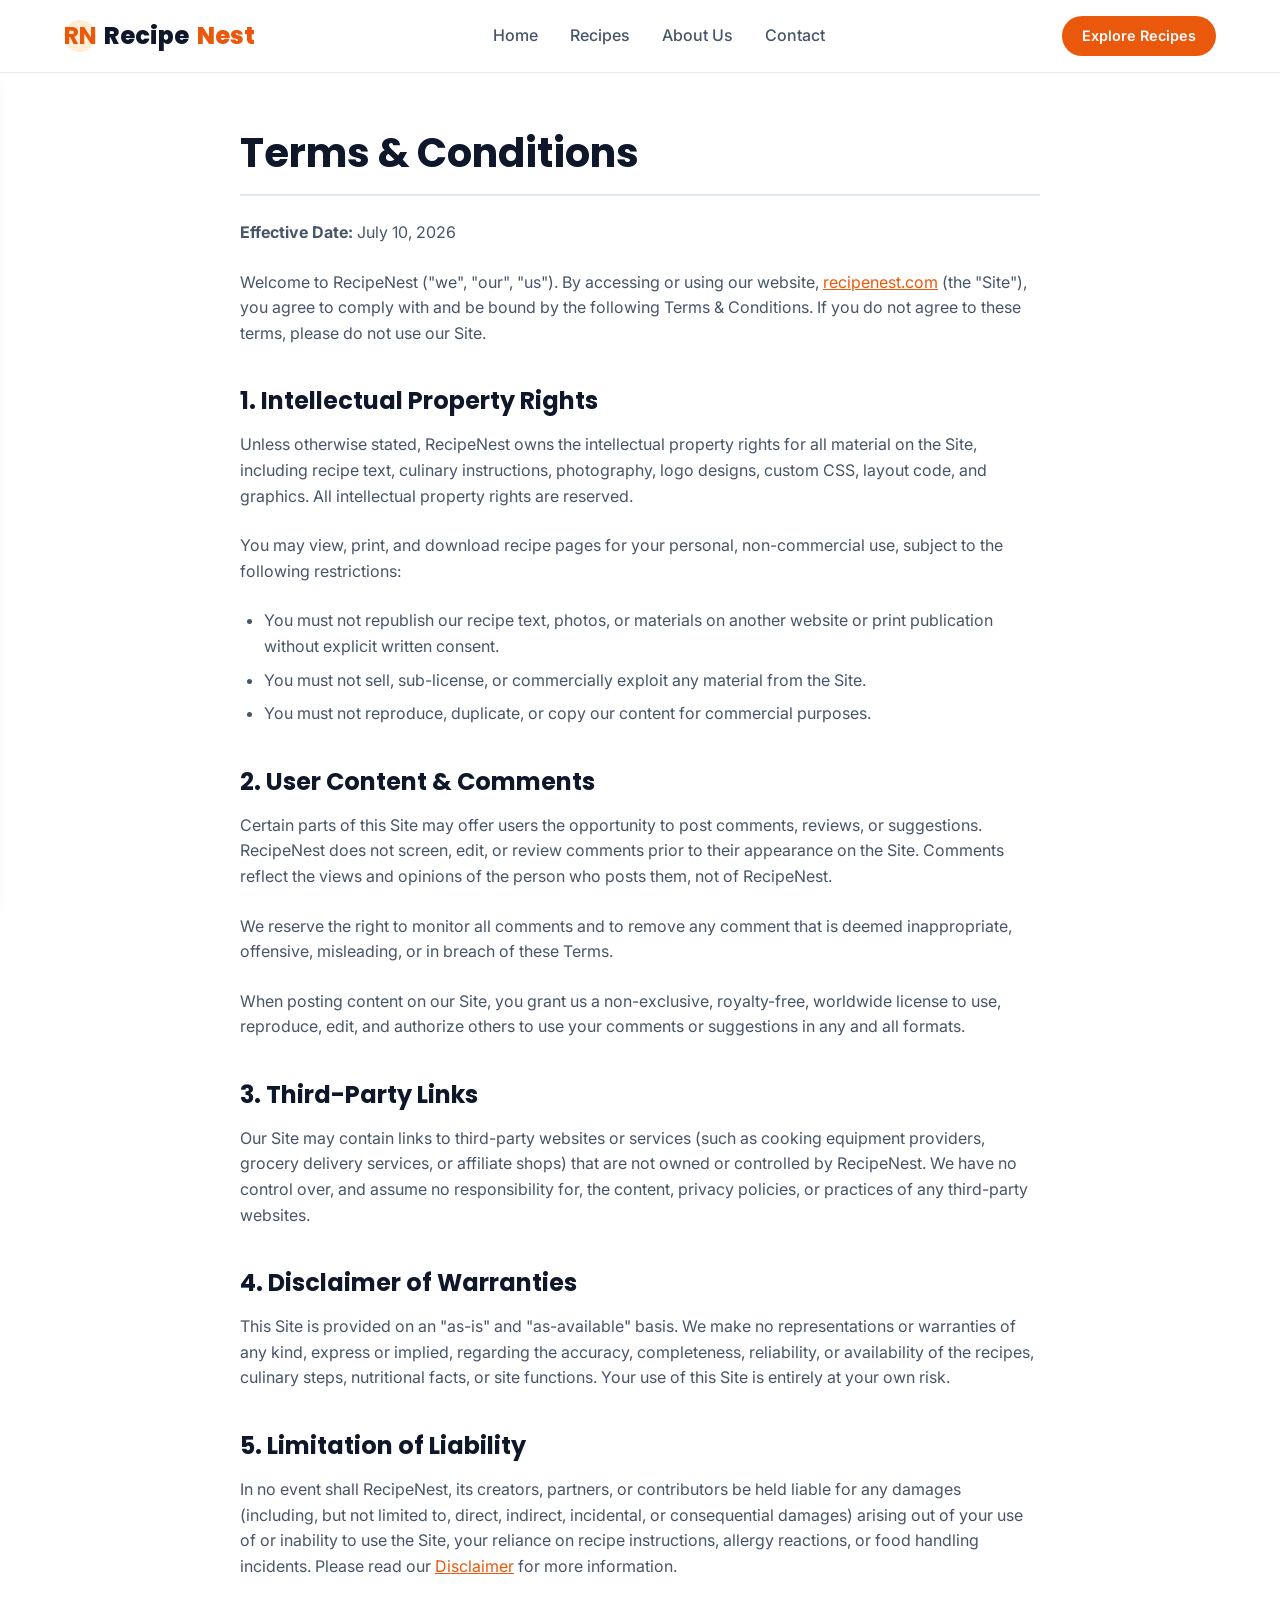
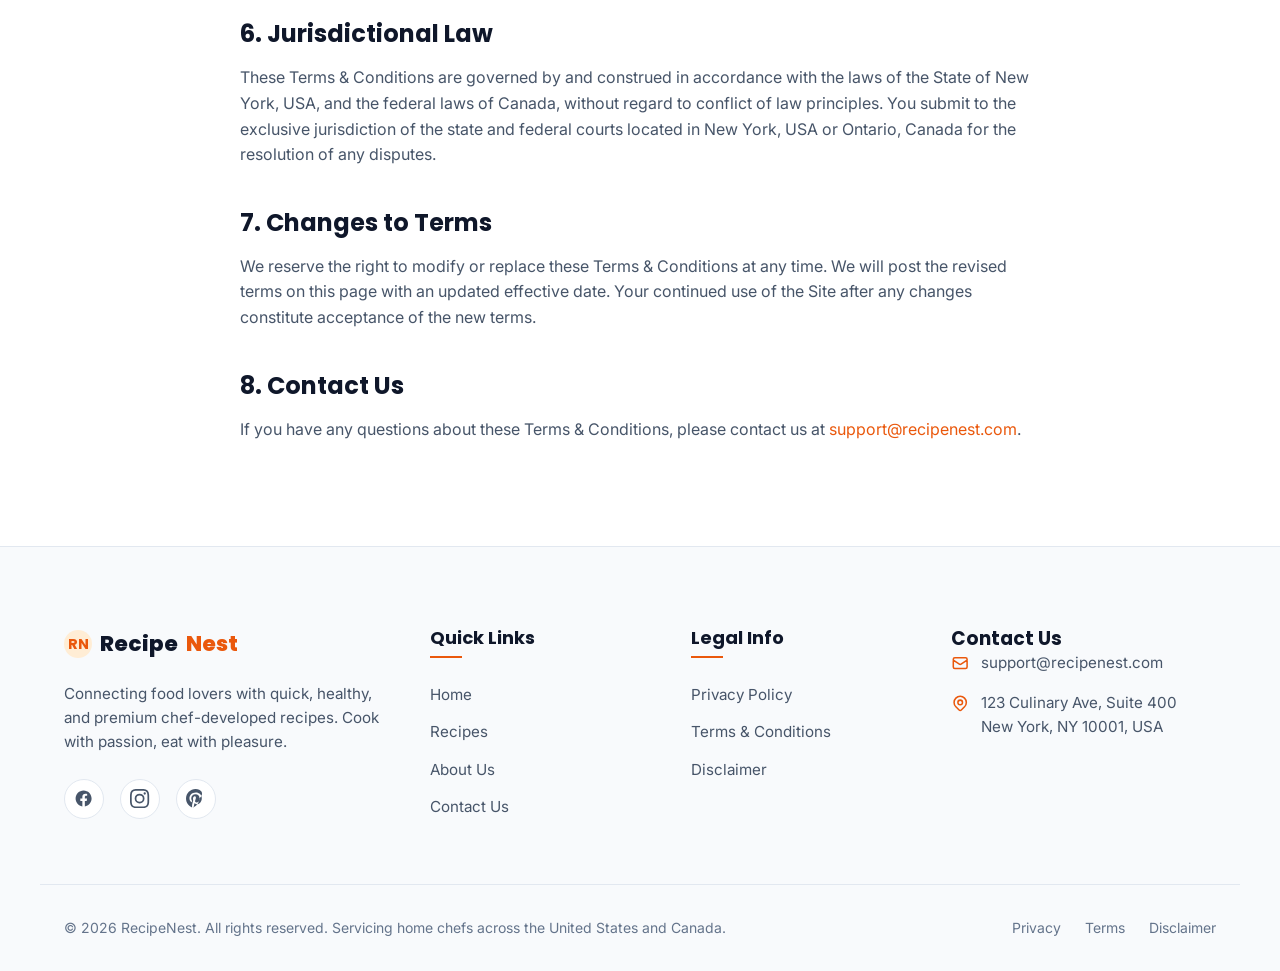
<file: terms.html>
<!DOCTYPE html>
<html lang="en">
<head>
    <meta charset="UTF-8">
    <meta name="viewport" content="width=device-width, initial-scale=1.0">
    <title>Terms & Conditions - RecipeNest</title>
    <meta name="description" content="Terms and Conditions for RecipeNest. Read the rules, guidelines, and terms governing your use of our recipe website and community features.">
    <link rel="stylesheet" href="css/style.css">
</head>
<body>

    <!-- Header & Navigation -->
    <header id="header">
        <div class="container navbar">
            <a href="index.html" class="logo" id="nav-logo">
                <div class="logo-icon">RN</div>
                Recipe<span>Nest</span>
            </a>
            
            <nav class="nav-links">
                <a href="index.html">Home</a>
                <a href="recipes.html">Recipes</a>
                <a href="about.html">About Us</a>
                <a href="contact.html">Contact</a>
            </nav>

            <div class="nav-actions">
                <a href="recipes.html" class="btn btn-primary" style="padding: 0.5rem 1.25rem; font-size: 0.9rem;">Explore Recipes</a>
                <button class="hamburger" id="hamburger-btn" aria-label="Toggle Navigation Menu">
                    <span></span>
                    <span></span>
                    <span></span>
                </button>
            </div>
        </div>

        <!-- Mobile Navigation Menu -->
        <div class="mobile-nav" id="mobile-menu">
            <a href="index.html">Home</a>
            <a href="recipes.html">Recipes</a>
            <a href="about.html">About Us</a>
            <a href="contact.html">Contact</a>
            <a href="recipes.html" class="btn btn-primary" style="margin-top: 1rem; color: #fff;">Explore Recipes</a>
        </div>
    </header>

    <!-- Main Content -->
    <main>
        
        <section class="container legal-section">
            <div class="legal-content">
                <h1>Terms & Conditions</h1>
                <p><strong>Effective Date:</strong> July 10, 2026</p>
                <p>Welcome to RecipeNest ("we", "our", "us"). By accessing or using our website, <a href="index.html" style="color: var(--primary); text-decoration: underline;">recipenest.com</a> (the "Site"), you agree to comply with and be bound by the following Terms & Conditions. If you do not agree to these terms, please do not use our Site.</p>

                <h2>1. Intellectual Property Rights</h2>
                <p>Unless otherwise stated, RecipeNest owns the intellectual property rights for all material on the Site, including recipe text, culinary instructions, photography, logo designs, custom CSS, layout code, and graphics. All intellectual property rights are reserved.</p>
                <p>You may view, print, and download recipe pages for your personal, non-commercial use, subject to the following restrictions:</p>
                <ul>
                    <li>You must not republish our recipe text, photos, or materials on another website or print publication without explicit written consent.</li>
                    <li>You must not sell, sub-license, or commercially exploit any material from the Site.</li>
                    <li>You must not reproduce, duplicate, or copy our content for commercial purposes.</li>
                </ul>

                <h2>2. User Content & Comments</h2>
                <p>Certain parts of this Site may offer users the opportunity to post comments, reviews, or suggestions. RecipeNest does not screen, edit, or review comments prior to their appearance on the Site. Comments reflect the views and opinions of the person who posts them, not of RecipeNest.</p>
                <p>We reserve the right to monitor all comments and to remove any comment that is deemed inappropriate, offensive, misleading, or in breach of these Terms.</p>
                <p>When posting content on our Site, you grant us a non-exclusive, royalty-free, worldwide license to use, reproduce, edit, and authorize others to use your comments or suggestions in any and all formats.</p>

                <h2>3. Third-Party Links</h2>
                <p>Our Site may contain links to third-party websites or services (such as cooking equipment providers, grocery delivery services, or affiliate shops) that are not owned or controlled by RecipeNest. We have no control over, and assume no responsibility for, the content, privacy policies, or practices of any third-party websites.</p>

                <h2>4. Disclaimer of Warranties</h2>
                <p>This Site is provided on an "as-is" and "as-available" basis. We make no representations or warranties of any kind, express or implied, regarding the accuracy, completeness, reliability, or availability of the recipes, culinary steps, nutritional facts, or site functions. Your use of this Site is entirely at your own risk.</p>

                <h2>5. Limitation of Liability</h2>
                <p>In no event shall RecipeNest, its creators, partners, or contributors be held liable for any damages (including, but not limited to, direct, indirect, incidental, or consequential damages) arising out of your use of or inability to use the Site, your reliance on recipe instructions, allergy reactions, or food handling incidents. Please read our <a href="disclaimer.html" style="color: var(--primary); text-decoration: underline;">Disclaimer</a> for more information.</p>

                <h2>6. Jurisdictional Law</h2>
                <p>These Terms & Conditions are governed by and construed in accordance with the laws of the State of New York, USA, and the federal laws of Canada, without regard to conflict of law principles. You submit to the exclusive jurisdiction of the state and federal courts located in New York, USA or Ontario, Canada for the resolution of any disputes.</p>

                <h2>7. Changes to Terms</h2>
                <p>We reserve the right to modify or replace these Terms & Conditions at any time. We will post the revised terms on this page with an updated effective date. Your continued use of the Site after any changes constitute acceptance of the new terms.</p>

                <h2>8. Contact Us</h2>
                <p>If you have any questions about these Terms & Conditions, please contact us at <a href="mailto:support@recipenest.com" style="color: var(--primary);">support@recipenest.com</a>.</p>
            </div>
        </section>

    </main>

    <!-- Footer -->
    <footer>
        <div class="container footer-grid">
            <div class="footer-about">
                <a href="index.html" class="logo" style="font-size: 1.35rem;">
                    <div class="logo-icon" style="width: 1.75rem; height: 1.75rem; font-size: 0.9rem;">RN</div>
                    Recipe<span>Nest</span>
                </a>
                <p>Connecting food lovers with quick, healthy, and premium chef-developed recipes. Cook with passion, eat with pleasure.</p>
                <div class="social-links">
                    <a href="#" class="social-icon" aria-label="Facebook">
                        <svg xmlns="http://www.w3.org/2000/svg" viewBox="0 0 24 24"><path d="M22 12c0-5.523-4.477-10-10-10S2 6.477 2 12c0 4.991 3.657 9.128 8.438 9.878v-6.987h-2.54V12h2.54V9.797c0-2.506 1.492-3.89 3.777-3.89 1.094 0 2.238.195 2.238.195v2.46h-1.26c-1.243 0-1.63.771-1.63 1.562V12h2.773l-.443 2.89h-2.33v6.988C18.343 21.128 22 16.991 22 12z"/></svg>
                    </a>
                    <a href="#" class="social-icon" aria-label="Instagram">
                        <svg xmlns="http://www.w3.org/2000/svg" viewBox="0 0 24 24"><path d="M12 2.163c3.204 0 3.584.012 4.85.07 3.252.148 4.771 1.691 4.919 4.919.058 1.265.069 1.645.069 4.849 0 3.205-.012 3.584-.069 4.849-.149 3.225-1.664 4.771-4.919 4.919-1.266.058-1.644.07-4.85.07-3.204 0-3.584-.012-4.849-.07-3.26-.149-4.771-1.699-4.919-4.92-.058-1.265-.07-1.644-.07-4.849 0-3.204.013-3.583.07-4.849.149-3.227 1.664-4.771 4.919-4.919 1.266-.057 1.645-.069 4.849-.069zM12 0C8.741 0 8.333.014 7.053.072 2.695.272.273 2.69.073 7.051.014 8.333 0 8.741 0 12c0 3.259.014 3.668.072 4.948.2 4.358 2.618 6.78 6.98 6.98C8.333 23.986 8.741 24 12 24c3.259 0 3.668-.014 4.948-.072 4.354-.2 6.782-2.618 6.979-6.98.059-1.28.073-1.689.073-4.948 0-3.259-.014-3.667-.072-4.947-.196-4.354-2.617-6.78-6.979-6.98C15.668.014 15.259 0 12 0zm0 5.838a6.162 6.162 0 100 12.324 6.162 6.162 0 000-12.324zM12 16a4 4 0 110-8 4 4 0 010 8zm6.406-11.845a1.44 1.44 0 100 2.881 1.44 1.44 0 000-2.881z"/></svg>
                    </a>
                    <a href="#" class="social-icon" aria-label="Pinterest">
                        <svg xmlns="http://www.w3.org/2000/svg" viewBox="0 0 24 24"><path d="M12.017 0C5.396 0 .029 5.367.029 11.987c0 5.079 3.158 9.417 7.618 11.162-.105-.946-.199-2.385.041-3.412.219-.937 1.39-5.882 1.39-5.882s-.355-.708-.355-1.758c0-1.648.952-2.879 2.146-2.879 1.012 0 1.503.762 1.503 1.674 0 1.018-.647 2.538-.98 3.945-.277 1.18.599 2.143 1.761 2.143 2.115 0 3.743-2.228 3.743-5.446 0-2.848-2.043-4.839-4.969-4.839-3.381 0-5.366 2.54-5.366 5.163 0 1.022.395 2.117.889 2.719.097.12.11.224.082.343-.09.37-.291 1.185-.331 1.349-.053.218-.175.263-.404.156-1.508-.702-2.45-2.905-2.45-4.675 0-3.811 2.771-7.302 7.979-7.302 4.19 0 7.447 2.982 7.447 6.973 0 4.164-2.622 7.514-6.262 7.514-1.222 0-2.372-.635-2.766-1.383 0 0-.604 2.3-0.751 2.863-.272 1.05-.1 2.385-.152 2.487-.01.016-.03.024-.045.024-.033 0-.067-.008-.09-.04-.062-.078-.134-.145-.19-.217l-.028-.035c-.172-.224-.343-.448-.515-.672V23.15c4.46-1.745 7.618-6.083 7.618-11.163C24.004 5.367 18.638 0 12.017 0z"/></svg>
                    </a>
                </div>
            </div>

            <div class="footer-links">
                <h3>Quick Links</h3>
                <ul>
                    <li><a href="index.html">Home</a></li>
                    <li><a href="recipes.html">Recipes</a></li>
                    <li><a href="about.html">About Us</a></li>
                    <li><a href="contact.html">Contact Us</a></li>
                </ul>
            </div>

            <div class="footer-links">
                <h3>Legal Info</h3>
                <ul>
                    <li><a href="privacy-policy.html">Privacy Policy</a></li>
                    <li><a href="terms.html">Terms & Conditions</a></li>
                    <li><a href="disclaimer.html">Disclaimer</a></li>
                </ul>
            </div>

            <div class="footer-contact">
                <h3>Contact Us</h3>
                <ul>
                    <li>
                        <svg xmlns="http://www.w3.org/2000/svg" fill="none" viewBox="0 0 24 24" stroke="currentColor"><path stroke-linecap="round" stroke-linejoin="round" stroke-width="2" d="M3 8l7.89 5.26a2 2 0 002.22 0L21 8M5 19h14a2 2 0 002-2V7a2 2 0 00-2-2H5a2 2 0 00-2 2v10a2 2 0 002 2z" /></svg>
                        <span>support@recipenest.com</span>
                    </li>
                    <li>
                        <svg xmlns="http://www.w3.org/2000/svg" fill="none" viewBox="0 0 24 24" stroke="currentColor"><path stroke-linecap="round" stroke-linejoin="round" stroke-width="2" d="M17.657 16.657L13.414 20.9a1.998 1.998 0 01-2.827 0l-4.244-4.243a8 8 0 1111.314 0z" /><path stroke-linecap="round" stroke-linejoin="round" stroke-width="2" d="M15 11a3 3 0 11-6 0 3 3 0 016 0z" /></svg>
                        <span>123 Culinary Ave, Suite 400<br>New York, NY 10001, USA</span>
                    </li>
                </ul>
            </div>
        </div>

        <div class="container footer-bottom">
            <p>&copy; 2026 RecipeNest. All rights reserved. Servicing home chefs across the United States and Canada.</p>
            <div class="footer-bottom-links">
                <a href="privacy-policy.html">Privacy</a>
                <a href="terms.html">Terms</a>
                <a href="disclaimer.html">Disclaimer</a>
            </div>
        </div>
    </footer>

    <!-- Recipe Detail Modal (shared across pages) -->
    <div class="modal-overlay" id="recipe-modal-overlay" role="dialog" aria-modal="true">
        <div class="recipe-modal" id="recipe-modal-content">
            <button class="close-modal-btn" id="close-modal-btn" aria-label="Close Modal">
                <svg xmlns="http://www.w3.org/2000/svg" fill="none" viewBox="0 0 24 24" stroke="currentColor"><path stroke-linecap="round" stroke-linejoin="round" stroke-width="2.5" d="M6 18L18 6M6 6l12 12" /></svg>
            </button>
            <div id="modal-dynamic-content">
                <!-- Content will be generated dynamically by JS -->
            </div>
        </div>
    </div>

    <!-- Toast Notification for Newsletter / Form submission -->
    <div class="toast" id="toast-message">Success message goes here.</div>

    <!-- Script File -->
    <script src="js/script.js"></script>
</body>
</html>
</file>
<file: css/style.css>
@import url('https://fonts.googleapis.com/css2?family=Inter:wght@300;400;500;600;700&family=Poppins:wght@400;500;600;700;800&display=swap');

:root {
    --primary: #ea580c;
    --primary-hover: #c2410c;
    --primary-light: #ffedd5;
    --secondary: #16a34a;
    --secondary-hover: #15803d;
    --secondary-light: #dcfce7;
    --bg-white: #ffffff;
    --bg-light: #f8fafc;
    --text-dark: #0f172a;
    --text-muted: #475569;
    --text-light: #64748b;
    --border-color: #e2e8f0;
    --shadow-sm: 0 1px 3px rgba(0,0,0,0.1);
    --shadow-md: 0 4px 6px -1px rgba(0,0,0,0.05), 0 2px 4px -1px rgba(0,0,0,0.03);
    --shadow-lg: 0 10px 15px -3px rgba(0,0,0,0.05), 0 4px 6px -2px rgba(0,0,0,0.03);
    --shadow-xl: 0 20px 25px -5px rgba(0,0,0,0.06), 0 10px 10px -5px rgba(0,0,0,0.04);
    --font-heading: 'Poppins', sans-serif;
    --font-body: 'Inter', sans-serif;
    --transition: all 0.3s cubic-bezier(0.4, 0, 0.2, 1);
    --radius-sm: 6px;
    --radius-md: 12px;
    --radius-lg: 20px;
    --radius-full: 9999px;
}

/* Reset & Base Styles */
* {
    margin: 0;
    padding: 0;
    box-sizing: border-box;
}

html {
    scroll-behavior: smooth;
    font-size: 16px;
}

body {
    font-family: var(--font-body);
    background-color: var(--bg-white);
    color: var(--text-dark);
    line-height: 1.6;
    overflow-x: hidden;
}

h1, h2, h3, h4, h5, h6 {
    font-family: var(--font-heading);
    font-weight: 700;
    color: var(--text-dark);
    line-height: 1.25;
}

a {
    text-decoration: none;
    color: inherit;
    transition: var(--transition);
}

img {
    max-width: 100%;
    height: auto;
    display: block;
}

ul {
    list-style: none;
}

button, input, select, textarea {
    font-family: inherit;
    font-size: inherit;
    border: none;
    outline: none;
    background: none;
}

/* Utility Classes */
.container {
    width: 100%;
    max-width: 1200px;
    margin: 0 auto;
    padding: 0 1.5rem;
}

.text-primary { color: var(--primary); }
.text-secondary { color: var(--secondary); }

.btn {
    display: inline-flex;
    align-items: center;
    justify-content: center;
    padding: 0.75rem 1.75rem;
    border-radius: var(--radius-full);
    font-weight: 600;
    cursor: pointer;
    transition: var(--transition);
    gap: 0.5rem;
}

.btn-primary {
    background-color: var(--primary);
    color: var(--bg-white);
}

.btn-primary:hover {
    background-color: var(--primary-hover);
    transform: translateY(-2px);
    box-shadow: 0 4px 12px rgba(234, 88, 12, 0.2);
}

.btn-secondary {
    background-color: var(--secondary);
    color: var(--bg-white);
}

.btn-secondary:hover {
    background-color: var(--secondary-hover);
    transform: translateY(-2px);
    box-shadow: 0 4px 12px rgba(22, 163, 74, 0.2);
}

.btn-outline {
    border: 2px solid var(--border-color);
    color: var(--text-dark);
}

.btn-outline:hover {
    border-color: var(--primary);
    color: var(--primary);
    background-color: var(--primary-light);
}

.section-padding {
    padding: 5rem 0;
}

.section-header {
    text-align: center;
    max-width: 600px;
    margin: 0 auto 3.5rem;
}

.section-header h2 {
    font-size: 2.25rem;
    margin-bottom: 1rem;
    position: relative;
}

.section-header p {
    color: var(--text-muted);
}

.badge {
    display: inline-block;
    padding: 0.25rem 0.75rem;
    border-radius: var(--radius-full);
    font-size: 0.75rem;
    font-weight: 600;
    text-transform: uppercase;
}

.badge-orange {
    background-color: var(--primary-light);
    color: var(--primary);
}

.badge-green {
    background-color: var(--secondary-light);
    color: var(--secondary);
}

/* Header & Navbar */
header {
    position: fixed;
    top: 0;
    left: 0;
    width: 100%;
    z-index: 1000;
    background-color: rgba(255, 255, 255, 0.85);
    backdrop-filter: blur(12px);
    -webkit-backdrop-filter: blur(12px);
    border-bottom: 1px solid rgba(226, 232, 240, 0.8);
    transition: var(--transition);
}

header.scrolled {
    background-color: rgba(255, 255, 255, 0.95);
    box-shadow: var(--shadow-sm);
}

.navbar {
    display: flex;
    justify-content: space-between;
    align-items: center;
    height: 4.5rem;
}

.logo {
    display: flex;
    align-items: center;
    font-family: var(--font-heading);
    font-size: 1.5rem;
    font-weight: 800;
    color: var(--text-dark);
    gap: 0.5rem;
}

.logo span {
    color: var(--primary);
}

.logo-icon {
    width: 2rem;
    height: 2rem;
    background-color: var(--primary-light);
    border-radius: 50%;
    display: flex;
    align-items: center;
    justify-content: center;
    color: var(--primary);
    font-weight: bold;
}

.nav-links {
    display: flex;
    gap: 2rem;
}

.nav-links a {
    font-weight: 500;
    color: var(--text-muted);
    position: relative;
    padding: 0.25rem 0;
}

.nav-links a:hover,
.nav-links a.active {
    color: var(--primary);
}

.nav-links a::after {
    content: '';
    position: absolute;
    bottom: 0;
    left: 0;
    width: 0;
    height: 2px;
    background-color: var(--primary);
    transition: var(--transition);
}

.nav-links a:hover::after,
.nav-links a.active::after {
    width: 100%;
}

.nav-actions {
    display: flex;
    align-items: center;
    gap: 1rem;
}

.hamburger {
    display: none;
    flex-direction: column;
    justify-content: space-between;
    width: 1.5rem;
    height: 1.1rem;
    cursor: pointer;
}

.hamburger span {
    display: block;
    height: 2px;
    width: 100%;
    background-color: var(--text-dark);
    border-radius: 10px;
    transition: var(--transition);
}

/* Mobile Nav Menu */
.mobile-nav {
    position: fixed;
    top: 4.5rem;
    left: -100%;
    width: 100%;
    height: calc(100vh - 4.5rem);
    background-color: var(--bg-white);
    padding: 2rem;
    display: flex;
    flex-direction: column;
    gap: 1.5rem;
    transition: var(--transition);
    z-index: 999;
    box-shadow: var(--shadow-lg);
}

.mobile-nav.open {
    left: 0;
}

.mobile-nav a {
    font-size: 1.25rem;
    font-weight: 600;
    color: var(--text-dark);
    border-bottom: 1px solid var(--border-color);
    padding-bottom: 0.75rem;
}

.mobile-nav a.active,
.mobile-nav a:hover {
    color: var(--primary);
    border-bottom-color: var(--primary);
}

/* Hero Section */
.hero {
    padding-top: 8rem;
    padding-bottom: 5rem;
    background: radial-gradient(circle at 90% 10%, rgba(255, 237, 213, 0.4) 0%, rgba(255, 255, 255, 0) 60%);
    overflow: hidden;
}

.hero-grid {
    display: grid;
    grid-template-columns: 1.1fr 0.9fr;
    gap: 4rem;
    align-items: center;
}

.hero-content h1 {
    font-size: 3.5rem;
    line-height: 1.15;
    margin-bottom: 1.5rem;
    font-weight: 800;
}

.hero-content h1 span {
    color: var(--primary);
}

.hero-content p {
    font-size: 1.125rem;
    color: var(--text-muted);
    margin-bottom: 2.5rem;
    max-width: 520px;
}

.search-box {
    display: flex;
    align-items: center;
    background-color: var(--bg-white);
    padding: 0.5rem;
    border-radius: var(--radius-full);
    box-shadow: var(--shadow-lg);
    border: 1px solid var(--border-color);
    margin-bottom: 2rem;
    max-width: 500px;
}

.search-box input {
    flex: 1;
    padding: 0.75rem 1.25rem;
    color: var(--text-dark);
}

.search-box input::placeholder {
    color: var(--text-light);
}

.search-box button {
    background-color: var(--primary);
    color: var(--bg-white);
    width: 3rem;
    height: 3rem;
    border-radius: 50%;
    display: flex;
    align-items: center;
    justify-content: center;
    cursor: pointer;
    transition: var(--transition);
}

.search-box button:hover {
    background-color: var(--primary-hover);
    transform: scale(1.05);
}

.hero-stats {
    display: flex;
    gap: 3rem;
}

.stat-item h3 {
    font-size: 2rem;
    color: var(--primary);
    margin-bottom: 0.25rem;
}

.stat-item p {
    font-size: 0.875rem;
    color: var(--text-light);
    margin-bottom: 0;
}

.hero-image-wrapper {
    position: relative;
}

.hero-img {
    border-radius: var(--radius-lg);
    box-shadow: var(--shadow-xl);
    width: 100%;
    height: 480px;
    object-fit: cover;
    transform: rotate(1deg);
    transition: var(--transition);
}

.hero-image-wrapper:hover .hero-img {
    transform: rotate(0) scale(1.02);
}

.hero-floating-card {
    position: absolute;
    bottom: 2rem;
    left: -2rem;
    background-color: var(--bg-white);
    padding: 1.25rem;
    border-radius: var(--radius-md);
    box-shadow: var(--shadow-xl);
    display: flex;
    align-items: center;
    gap: 1rem;
    animation: float 4s ease-in-out infinite;
}

.hero-floating-card img {
    width: 3.5rem;
    height: 3.5rem;
    border-radius: 50%;
    object-fit: cover;
}

.floating-card-info h4 {
    font-size: 0.9rem;
    margin-bottom: 0.25rem;
}

.floating-card-info p {
    font-size: 0.75rem;
    color: var(--text-light);
}

@keyframes float {
    0%, 100% { transform: translateY(0); }
    50% { transform: translateY(-10px); }
}

/* Popular Categories Section */
.categories-grid {
    display: grid;
    grid-template-columns: repeat(4, 1fr);
    gap: 1.5rem;
}

.category-card {
    background-color: var(--bg-light);
    padding: 2.5rem 1.5rem;
    border-radius: var(--radius-md);
    text-align: center;
    border: 1px solid transparent;
    cursor: pointer;
    transition: var(--transition);
}

.category-card:hover {
    background-color: var(--bg-white);
    border-color: var(--primary-light);
    box-shadow: var(--shadow-md);
    transform: translateY(-5px);
}

.category-icon {
    width: 4.5rem;
    height: 4.5rem;
    background-color: var(--bg-white);
    border-radius: 50%;
    margin: 0 auto 1.5rem;
    display: flex;
    align-items: center;
    justify-content: center;
    box-shadow: var(--shadow-sm);
    transition: var(--transition);
}

.category-card:hover .category-icon {
    background-color: var(--primary-light);
    color: var(--primary);
    transform: scale(1.1);
}

.category-icon svg {
    width: 2.25rem;
    height: 2.25rem;
    stroke-width: 1.5px;
}

.category-card h3 {
    font-size: 1.125rem;
    margin-bottom: 0.5rem;
}

.category-card p {
    font-size: 0.875rem;
    color: var(--text-light);
}

/* Recipe Grid & Cards */
.recipe-grid {
    display: grid;
    grid-template-columns: repeat(auto-fill, minmax(320px, 1fr));
    gap: 2rem;
}

.recipe-card {
    background-color: var(--bg-white);
    border-radius: var(--radius-md);
    overflow: hidden;
    box-shadow: var(--shadow-md);
    border: 1px solid var(--border-color);
    transition: var(--transition);
    display: flex;
    flex-direction: column;
}

.recipe-card:hover {
    transform: translateY(-8px);
    box-shadow: var(--shadow-xl);
}

.recipe-img-container {
    position: relative;
    overflow: hidden;
    height: 220px;
}

.recipe-card-img {
    width: 100%;
    height: 100%;
    object-fit: cover;
    transition: var(--transition);
}

.recipe-card:hover .recipe-card-img {
    transform: scale(1.08);
}

.recipe-badge {
    position: absolute;
    top: 1rem;
    left: 1rem;
    z-index: 1;
}

.recipe-wishlist {
    position: absolute;
    top: 1rem;
    right: 1rem;
    background-color: rgba(255, 255, 255, 0.9);
    backdrop-filter: blur(4px);
    width: 2.25rem;
    height: 2.25rem;
    border-radius: 50%;
    display: flex;
    align-items: center;
    justify-content: center;
    cursor: pointer;
    box-shadow: var(--shadow-sm);
    z-index: 1;
    color: var(--text-muted);
    transition: var(--transition);
}

.recipe-wishlist:hover {
    background-color: var(--bg-white);
    color: var(--primary);
    transform: scale(1.1);
}

.recipe-card-content {
    padding: 1.5rem;
    flex-grow: 1;
    display: flex;
    flex-direction: column;
}

.recipe-card-category {
    font-size: 0.75rem;
    text-transform: uppercase;
    font-weight: 600;
    color: var(--primary);
    letter-spacing: 0.05em;
    margin-bottom: 0.5rem;
}

.recipe-card-title {
    font-size: 1.25rem;
    margin-bottom: 0.75rem;
    line-height: 1.35;
}

.recipe-card-title:hover {
    color: var(--primary);
}

.recipe-meta {
    display: flex;
    align-items: center;
    gap: 1rem;
    margin-bottom: 1.25rem;
    font-size: 0.85rem;
    color: var(--text-muted);
    border-bottom: 1px solid var(--border-color);
    padding-bottom: 1rem;
}

.meta-item {
    display: flex;
    align-items: center;
    gap: 0.35rem;
}

.meta-item svg {
    width: 1rem;
    height: 1rem;
}

.recipe-card-footer {
    display: flex;
    justify-content: space-between;
    align-items: center;
    margin-top: auto;
}

.recipe-rating {
    display: flex;
    align-items: center;
    gap: 0.25rem;
    font-size: 0.9rem;
    font-weight: 600;
}

.recipe-rating svg {
    width: 1rem;
    height: 1rem;
    fill: #f59e0b;
    color: #f59e0b;
}

.view-recipe-btn {
    font-size: 0.9rem;
    font-weight: 600;
    color: var(--primary);
    display: flex;
    align-items: center;
    gap: 0.35rem;
}

.view-recipe-btn:hover {
    color: var(--primary-hover);
}

.view-recipe-btn svg {
    width: 1.1rem;
    height: 1.1rem;
    transition: var(--transition);
}

.view-recipe-btn:hover svg {
    transform: translateX(3px);
}

/* Why Choose Us Section */
.why-grid {
    display: grid;
    grid-template-columns: repeat(3, 1fr);
    gap: 2rem;
}

.why-card {
    background-color: var(--bg-white);
    padding: 3rem 2rem;
    border-radius: var(--radius-md);
    box-shadow: var(--shadow-md);
    border: 1px solid var(--border-color);
    text-align: center;
    transition: var(--transition);
}

.why-card:hover {
    transform: translateY(-5px);
    box-shadow: var(--shadow-lg);
}

.why-icon {
    width: 4rem;
    height: 4rem;
    border-radius: 50%;
    margin: 0 auto 1.75rem;
    display: flex;
    align-items: center;
    justify-content: center;
}

.why-card:nth-child(1) .why-icon { background-color: var(--primary-light); color: var(--primary); }
.why-card:nth-child(2) .why-icon { background-color: var(--secondary-light); color: var(--secondary); }
.why-card:nth-child(3) .why-icon { background-color: #e0f2fe; color: #0284c7; }

.why-icon svg {
    width: 2rem;
    height: 2rem;
}

.why-card h3 {
    font-size: 1.25rem;
    margin-bottom: 0.75rem;
}

.why-card p {
    font-size: 0.95rem;
    color: var(--text-muted);
}

/* Newsletter Section */
.newsletter-bg {
    background-color: var(--primary-light);
    border-radius: var(--radius-lg);
    padding: 4.5rem 2rem;
    position: relative;
    overflow: hidden;
}

.newsletter-bg::before {
    content: '';
    position: absolute;
    top: -50px;
    right: -50px;
    width: 200px;
    height: 200px;
    border-radius: 50%;
    background-color: rgba(234, 88, 12, 0.05);
}

.newsletter-content {
    max-width: 600px;
    margin: 0 auto;
    text-align: center;
    position: relative;
    z-index: 1;
}

.newsletter-content h2 {
    font-size: 2.25rem;
    margin-bottom: 0.75rem;
}

.newsletter-content p {
    color: var(--text-muted);
    margin-bottom: 2.25rem;
}

.newsletter-form {
    display: flex;
    background-color: var(--bg-white);
    padding: 0.5rem;
    border-radius: var(--radius-full);
    box-shadow: var(--shadow-md);
    border: 1px solid var(--border-color);
}

.newsletter-form input {
    flex: 1;
    padding: 0.75rem 1.5rem;
}

.newsletter-form button {
    padding: 0.75rem 2rem;
}

/* Footer Section */
footer {
    background-color: var(--bg-light);
    border-top: 1px solid var(--border-color);
    padding-top: 5rem;
    padding-bottom: 2rem;
}

.footer-grid {
    display: grid;
    grid-template-columns: 1.5fr 1fr 1fr 1.25fr;
    gap: 3rem;
    margin-bottom: 4rem;
}

.footer-about .logo {
    margin-bottom: 1.25rem;
}

.footer-about p {
    color: var(--text-muted);
    font-size: 0.95rem;
    margin-bottom: 1.5rem;
}

.social-links {
    display: flex;
    gap: 1rem;
}

.social-icon {
    width: 2.5rem;
    height: 2.5rem;
    background-color: var(--bg-white);
    border-radius: 50%;
    display: flex;
    align-items: center;
    justify-content: center;
    color: var(--text-muted);
    border: 1px solid var(--border-color);
    transition: var(--transition);
}

.social-icon:hover {
    background-color: var(--primary);
    color: var(--bg-white);
    border-color: var(--primary);
    transform: translateY(-3px);
}

.social-icon svg {
    width: 1.2rem;
    height: 1.2rem;
    fill: currentColor;
}

.footer-links h3 {
    font-size: 1.125rem;
    margin-bottom: 1.5rem;
    position: relative;
    padding-bottom: 0.5rem;
}

.footer-links h3::after {
    content: '';
    position: absolute;
    bottom: 0;
    left: 0;
    width: 2rem;
    height: 2px;
    background-color: var(--primary);
}

.footer-links ul {
    display: flex;
    flex-direction: column;
    gap: 0.75rem;
}

.footer-links a {
    color: var(--text-muted);
    font-size: 0.95rem;
}

.footer-links a:hover {
    color: var(--primary);
    padding-left: 5px;
}

.footer-contact ul {
    display: flex;
    flex-direction: column;
    gap: 1rem;
}

.footer-contact li {
    display: flex;
    align-items: flex-start;
    gap: 0.75rem;
    font-size: 0.95rem;
    color: var(--text-muted);
}

.footer-contact li svg {
    width: 1.15rem;
    height: 1.15rem;
    color: var(--primary);
    flex-shrink: 0;
    margin-top: 0.2rem;
}

.footer-bottom {
    display: flex;
    justify-content: space-between;
    align-items: center;
    border-top: 1px solid var(--border-color);
    padding-top: 2rem;
    font-size: 0.875rem;
    color: var(--text-light);
}

.footer-bottom-links {
    display: flex;
    gap: 1.5rem;
}

.footer-bottom-links a:hover {
    color: var(--primary);
}

/* Recipes Page Specific Styles */
.recipes-hero {
    padding-top: 8rem;
    padding-bottom: 4rem;
    background-color: var(--bg-light);
    text-align: center;
}

.recipes-hero h1 {
    font-size: 2.75rem;
    margin-bottom: 1rem;
}

.recipes-hero p {
    color: var(--text-muted);
    max-width: 600px;
    margin: 0 auto;
}

.recipes-controls {
    margin-bottom: 3rem;
    display: flex;
    justify-content: space-between;
    align-items: center;
    gap: 2rem;
    flex-wrap: wrap;
}

.recipes-search {
    flex: 1;
    max-width: 450px;
    display: flex;
    align-items: center;
    background-color: var(--bg-white);
    border: 1px solid var(--border-color);
    padding: 0.25rem 0.5rem;
    border-radius: var(--radius-full);
    box-shadow: var(--shadow-sm);
}

.recipes-search input {
    flex: 1;
    padding: 0.65rem 1rem;
}

.recipes-search svg {
    width: 1.25rem;
    height: 1.25rem;
    color: var(--text-light);
    margin-left: 1rem;
}

.category-filters {
    display: flex;
    gap: 0.75rem;
    flex-wrap: wrap;
}

.filter-btn {
    padding: 0.65rem 1.5rem;
    border: 1px solid var(--border-color);
    border-radius: var(--radius-full);
    font-weight: 500;
    color: var(--text-muted);
    cursor: pointer;
    background-color: var(--bg-white);
    transition: var(--transition);
}

.filter-btn:hover {
    border-color: var(--primary);
    color: var(--primary);
}

.filter-btn.active {
    background-color: var(--primary);
    border-color: var(--primary);
    color: var(--bg-white);
    box-shadow: 0 4px 12px rgba(234, 88, 12, 0.15);
}

.no-results {
    grid-column: 1 / -1;
    text-align: center;
    padding: 4rem 2rem;
    background-color: var(--bg-light);
    border-radius: var(--radius-md);
    border: 1px solid var(--border-color);
}

.no-results svg {
    width: 4rem;
    height: 4rem;
    color: var(--text-light);
    margin-bottom: 1.5rem;
}

.no-results h3 {
    font-size: 1.5rem;
    margin-bottom: 0.5rem;
}

.no-results p {
    color: var(--text-muted);
}

/* About Page Specific Styles */
.about-hero {
    padding-top: 8rem;
    padding-bottom: 5rem;
    display: grid;
    grid-template-columns: 1fr 1fr;
    gap: 4rem;
    align-items: center;
}

.about-hero-content h1 {
    font-size: 3rem;
    margin-bottom: 1.5rem;
}

.about-hero-content p {
    color: var(--text-muted);
    font-size: 1.05rem;
    margin-bottom: 1.5rem;
}

.about-hero-img img {
    border-radius: var(--radius-lg);
    box-shadow: var(--shadow-xl);
    width: 100%;
    height: 420px;
    object-fit: cover;
}

.mission-vision {
    background-color: var(--bg-light);
    padding: 5rem 0;
}

.mission-grid {
    display: grid;
    grid-template-columns: 1fr 1fr;
    gap: 3rem;
}

.mission-card {
    background-color: var(--bg-white);
    padding: 3rem;
    border-radius: var(--radius-md);
    box-shadow: var(--shadow-md);
    border: 1px solid var(--border-color);
    position: relative;
    overflow: hidden;
}

.mission-card::before {
    content: '';
    position: absolute;
    top: 0;
    left: 0;
    width: 4px;
    height: 100%;
}

.mission-card.mission::before { background-color: var(--primary); }
.mission-card.vision::before { background-color: var(--secondary); }

.mission-card h3 {
    font-size: 1.5rem;
    margin-bottom: 1.25rem;
    display: flex;
    align-items: center;
    gap: 0.75rem;
}

.mission-card h3 svg {
    width: 1.75rem;
    height: 1.75rem;
}

.mission-card.mission h3 svg { color: var(--primary); }
.mission-card.vision h3 svg { color: var(--secondary); }

.mission-card p {
    color: var(--text-muted);
}

/* Contact Page Specific Styles */
.contact-section {
    padding-top: 8rem;
    padding-bottom: 5rem;
}

.contact-grid {
    display: grid;
    grid-template-columns: 1fr 1.25fr;
    gap: 4rem;
    align-items: start;
}

.contact-info-panel {
    background-color: var(--bg-light);
    padding: 3rem;
    border-radius: var(--radius-lg);
    border: 1px solid var(--border-color);
}

.contact-info-panel h2 {
    font-size: 2rem;
    margin-bottom: 1rem;
}

.contact-info-panel > p {
    color: var(--text-muted);
    margin-bottom: 2.5rem;
}

.contact-details {
    display: flex;
    flex-direction: column;
    gap: 2rem;
    margin-bottom: 3rem;
}

.contact-item {
    display: flex;
    gap: 1.25rem;
    align-items: flex-start;
}

.contact-icon {
    width: 3rem;
    height: 3rem;
    border-radius: 50%;
    background-color: var(--bg-white);
    color: var(--primary);
    display: flex;
    align-items: center;
    justify-content: center;
    box-shadow: var(--shadow-sm);
    flex-shrink: 0;
}

.contact-icon svg {
    width: 1.35rem;
    height: 1.35rem;
}

.contact-item h3 {
    font-size: 1.1rem;
    margin-bottom: 0.25rem;
}

.contact-item p {
    color: var(--text-muted);
    font-size: 0.95rem;
}

.contact-form-panel {
    background-color: var(--bg-white);
    padding: 3rem;
    border-radius: var(--radius-lg);
    box-shadow: var(--shadow-lg);
    border: 1px solid var(--border-color);
}

.contact-form-panel h2 {
    font-size: 2rem;
    margin-bottom: 1.5rem;
}

.form-group {
    margin-bottom: 1.5rem;
}

.form-group label {
    display: block;
    font-weight: 600;
    margin-bottom: 0.5rem;
    font-size: 0.9rem;
}

.form-control {
    width: 100%;
    padding: 0.85rem 1.25rem;
    border: 1px solid var(--border-color);
    border-radius: var(--radius-md);
    background-color: var(--bg-light);
    color: var(--text-dark);
    transition: var(--transition);
}

.form-control:focus {
    border-color: var(--primary);
    background-color: var(--bg-white);
    box-shadow: 0 0 0 3px rgba(234, 88, 12, 0.1);
}

textarea.form-control {
    resize: vertical;
    min-height: 150px;
}

.submit-btn {
    width: 100%;
    padding: 0.9rem;
    font-size: 1rem;
}

/* Legal Pages Styling */
.legal-section {
    padding-top: 8rem;
    padding-bottom: 5rem;
}

.legal-content {
    max-width: 800px;
    margin: 0 auto;
}

.legal-content h1 {
    font-size: 2.5rem;
    margin-bottom: 1.5rem;
    border-bottom: 2px solid var(--border-color);
    padding-bottom: 1rem;
}

.legal-content p {
    color: var(--text-muted);
    margin-bottom: 1.5rem;
}

.legal-content h2 {
    font-size: 1.5rem;
    margin-top: 2.5rem;
    margin-bottom: 1rem;
}

.legal-content h3 {
    font-size: 1.15rem;
    margin-top: 1.75rem;
    margin-bottom: 0.75rem;
}

.legal-content ul {
    margin-left: 1.5rem;
    margin-bottom: 1.5rem;
    list-style: disc;
    color: var(--text-muted);
}

.legal-content li {
    margin-bottom: 0.5rem;
}

/* Recipe Detail Modal */
.modal-overlay {
    position: fixed;
    top: 0;
    left: 0;
    width: 100%;
    height: 100%;
    background-color: rgba(15, 23, 42, 0.6);
    backdrop-filter: blur(8px);
    z-index: 2000;
    opacity: 0;
    visibility: hidden;
    transition: var(--transition);
    display: flex;
    align-items: center;
    justify-content: center;
    padding: 1.5rem;
}

.modal-overlay.open {
    opacity: 1;
    visibility: visible;
}

.recipe-modal {
    background-color: var(--bg-white);
    width: 100%;
    max-width: 850px;
    max-height: 90vh;
    border-radius: var(--radius-lg);
    overflow-y: auto;
    position: relative;
    box-shadow: var(--shadow-xl);
    transform: translateY(30px);
    transition: var(--transition);
}

.modal-overlay.open .recipe-modal {
    transform: translateY(0);
}

.close-modal-btn {
    position: absolute;
    top: 1.25rem;
    right: 1.25rem;
    width: 2.5rem;
    height: 2.5rem;
    background-color: var(--bg-white);
    border-radius: 50%;
    display: flex;
    align-items: center;
    justify-content: center;
    color: var(--text-dark);
    box-shadow: var(--shadow-md);
    cursor: pointer;
    z-index: 10;
    transition: var(--transition);
}

.close-modal-btn:hover {
    color: var(--primary);
    transform: scale(1.1);
}

.close-modal-btn svg {
    width: 1.25rem;
    height: 1.25rem;
}

.modal-hero-img {
    height: 350px;
    width: 100%;
    object-fit: cover;
}

.modal-content-container {
    padding: 2.5rem;
}

.modal-header {
    margin-bottom: 2rem;
}

.modal-header h2 {
    font-size: 2.25rem;
    margin-bottom: 1rem;
}

.modal-meta-grid {
    display: grid;
    grid-template-columns: repeat(4, 1fr);
    gap: 1rem;
    background-color: var(--bg-light);
    padding: 1.25rem;
    border-radius: var(--radius-md);
    border: 1px solid var(--border-color);
}

.modal-meta-item {
    text-align: center;
}

.modal-meta-item label {
    display: block;
    font-size: 0.75rem;
    text-transform: uppercase;
    font-weight: 600;
    color: var(--text-light);
    margin-bottom: 0.25rem;
}

.modal-meta-item span {
    font-weight: 700;
    color: var(--text-dark);
}

.modal-body {
    display: grid;
    grid-template-columns: 1fr 1.5fr;
    gap: 3rem;
}

.ingredients-section h3,
.instructions-section h3 {
    font-size: 1.35rem;
    margin-bottom: 1.25rem;
    border-bottom: 2px solid var(--border-color);
    padding-bottom: 0.5rem;
}

.ingredients-list {
    display: flex;
    flex-direction: column;
    gap: 0.75rem;
}

.ingredients-list li {
    display: flex;
    align-items: center;
    gap: 0.75rem;
    font-size: 0.95rem;
    color: var(--text-muted);
}

.ingredients-list li svg {
    width: 1.15rem;
    height: 1.15rem;
    color: var(--secondary);
    flex-shrink: 0;
}

.instructions-list {
    display: flex;
    flex-direction: column;
    gap: 1.5rem;
}

.instruction-step {
    display: flex;
    gap: 1.25rem;
}

.step-num {
    width: 2rem;
    height: 2rem;
    background-color: var(--primary-light);
    color: var(--primary);
    border-radius: 50%;
    display: flex;
    align-items: center;
    justify-content: center;
    font-weight: 700;
    font-size: 0.9rem;
    flex-shrink: 0;
}

.step-text h4 {
    font-size: 1.05rem;
    margin-bottom: 0.25rem;
}

.step-text p {
    color: var(--text-muted);
    font-size: 0.95rem;
}

/* Toast Notification styling */
.toast {
    position: fixed;
    bottom: 2rem;
    right: 2rem;
    background-color: var(--text-dark);
    color: var(--bg-white);
    padding: 1rem 2rem;
    border-radius: var(--radius-md);
    box-shadow: var(--shadow-lg);
    transform: translateY(100px);
    opacity: 0;
    transition: var(--transition);
    z-index: 3000;
    pointer-events: none;
}

.toast.show {
    transform: translateY(0);
    opacity: 1;
}

/* Responsive Breakpoints */
@media (max-width: 1024px) {
    .hero-grid {
        grid-template-columns: 1fr;
        gap: 3rem;
    }
    
    .hero-content {
        text-align: center;
    }
    
    .hero-content p {
        margin-left: auto;
        margin-right: auto;
    }
    
    .search-box {
        margin-left: auto;
        margin-right: auto;
    }
    
    .hero-stats {
        justify-content: center;
    }
    
    .hero-img {
        height: 380px;
    }
    
    .hero-floating-card {
        left: 1rem;
        bottom: 1rem;
    }
    
    .footer-grid {
        grid-template-columns: 1fr 1fr;
        gap: 2.5rem;
    }
    
    .about-hero {
        grid-template-columns: 1fr;
        gap: 3rem;
    }
    
    .mission-grid {
        grid-template-columns: 1fr;
    }
    
    .contact-grid {
        grid-template-columns: 1fr;
        gap: 3rem;
    }
    
    .modal-body {
        grid-template-columns: 1fr;
        gap: 2rem;
    }
}

@media (max-width: 768px) {
    html {
        font-size: 15px;
    }
    
    .nav-links, .nav-actions .btn {
        display: none;
    }
    
    .hamburger {
        display: flex;
    }
    
    .categories-grid {
        grid-template-columns: repeat(2, 1fr);
    }
    
    .why-grid {
        grid-template-columns: 1fr;
    }
    
    .recipes-controls {
        flex-direction: column;
        align-items: stretch;
    }
    
    .recipes-search {
        max-width: 100%;
    }
    
    .category-filters {
        justify-content: flex-start;
    }
    
    .modal-meta-grid {
        grid-template-columns: repeat(2, 1fr);
        gap: 0.75rem;
    }
    
    .modal-content-container {
        padding: 1.5rem;
    }
    
    .legal-content h1 {
        font-size: 2rem;
    }
}

@media (max-width: 480px) {
    .hero-content h1 {
        font-size: 2.5rem;
    }
    
    .categories-grid {
        grid-template-columns: 1fr;
    }
    
    .newsletter-form {
        flex-direction: column;
        background-color: transparent;
        box-shadow: none;
        border: none;
        padding: 0;
        gap: 0.75rem;
    }
    
    .newsletter-form input {
        background-color: var(--bg-white);
        border: 1px solid var(--border-color);
        border-radius: var(--radius-full);
        box-shadow: var(--shadow-sm);
    }
    
    .newsletter-form button {
        border-radius: var(--radius-full);
    }
    
    .footer-grid {
        grid-template-columns: 1fr;
    }
    
    .footer-bottom {
        flex-direction: column;
        text-align: center;
        gap: 1rem;
    }
    
    .contact-form-panel, .contact-info-panel {
        padding: 2rem 1.5rem;
    }
}
</file>
